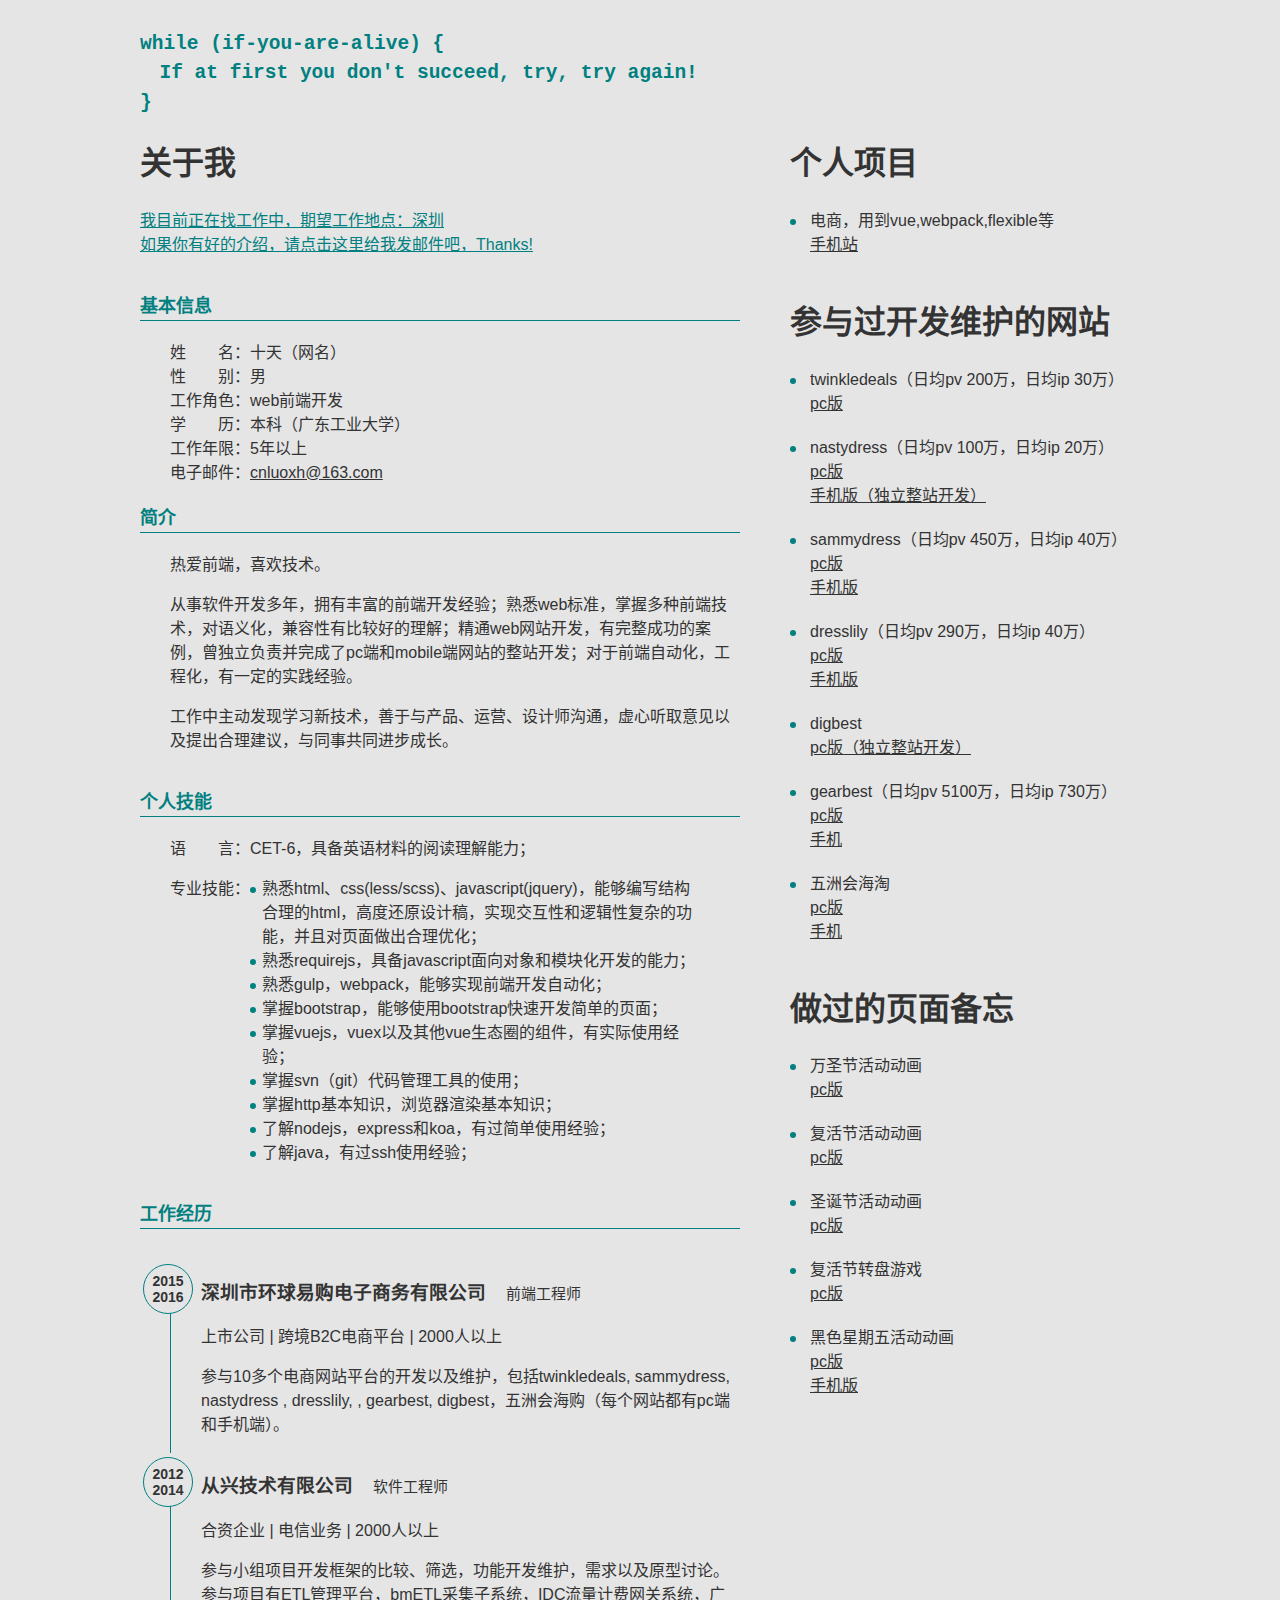
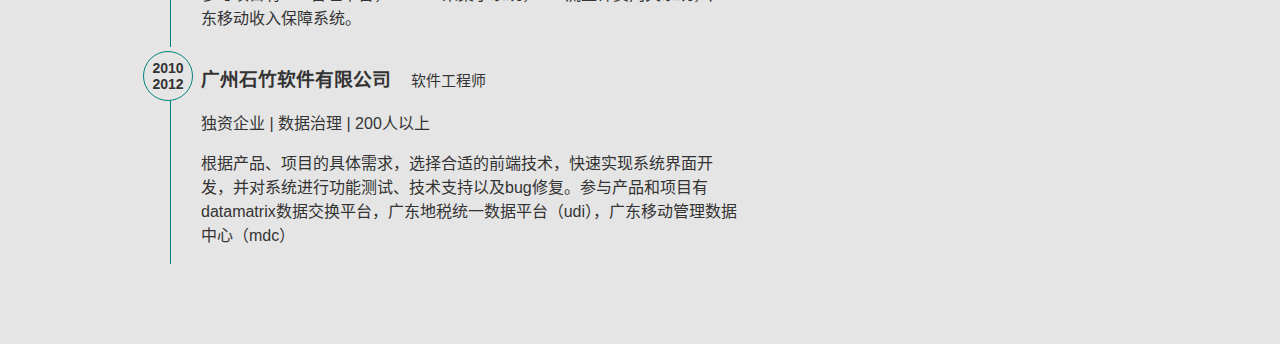
<file: docs/index.html>
<!doctype html>
<html lang="zh-CN">
<head>
  <meta charset="UTF-8">
  <meta name="viewport"
        content="width=device-width, user-scalable=no, initial-scale=1.0, maximum-scale=1.0, minimum-scale=1.0">
  <meta http-equiv="X-UA-Compatible" content="ie=edge">
  <title>十天</title>
  <style>
    html, body, dl, dd, dt, p, ul {margin: 0; padding: 0;}
    body {font: 100%/1.5 Arial, sans-serif; color: #333; background-color: #e5e5e5;}
    h1 {font-size: 2em; margin-top: 0.67em; margin-bottom: 0.67em; font-weight: bold;}
    h3 {font-size: 1.17em; margin-top: 1em; margin-bottom: 1em; font-weight: bold;}
    p {padding-bottom: 1em;}
    ul {list-style: none;}
    a {color: inherit;}
    a:hover {color: #008080;}
    .cf {*zoom: 1;}
    .cf:after {content: " "; display: table; clear: both;}
    .pr {position: relative;}
    .motto {font-size: 150%; font-weight: bold; font-family: monospace; color: #008080;}
    .content {padding: 30px 10px 80px 10px; min-width: 320px; max-width: 1000px; margin: 0 auto;}
    .result {float: left; max-width: 350px;}
    @media screen and (min-width: 1000px) {
      .result {padding-left: 50px;}
    }
    .result > dl {padding-left: 20px; padding-bottom: 20px;}
    .result dt {position: relative;}
    .result dt:before {content: ''; display: inline-block; position: absolute; top: 10px; left: -20px; width: 6px; height: 6px; border-radius: 100%; background-color: #008080;}


    .about-me {float: left; max-width: 600px;}
    .about-me > dl > dt {margin: 20px 0 ; color: #008080; font-size: 18px; font-weight: bold; border-bottom: 1px solid #008080;}
    .about-me > dl > dd {padding-left: 30px;}
    .sr2em {padding-right: 2em;}
    .sl1em {padding-left: 1em;}
    .skill {padding-bottom: 1em;}
    .skill dt, .skill dd {float: left;}
    .skill__cnt {max-width: 450px;}
    .skill__cnt > li {position: relative; padding-left: 12px; }
    .skill__cnt > li:before {content: ''; display: inline-block; position: absolute; top: 10px; left: 0; width: 6px; height: 6px; border-radius: 100%; background-color: #008080;}
    .work-list {margin-top: 50px;}
    .work {padding-left: 30px; border-left: 1px solid #008080;}
    .role {display: inline-block; font-size: 80%; font-weight: normal;}
    .year {position: absolute; top: -15px; left: -58px; box-sizing: border-box; padding-top: 8px; width: 50px; height: 50px; border: 1px solid #008080; border-radius: 100%; background-color: #e5e5e5; font-size: 14px; line-height: 16px; text-align: center;}
    .company {margin-right: 20px;}
    .highlight {color: #008080;}
  </style>
</head>
<body>
  <div class="content cf">
    <div class="motto">
      <div>while (if-you-are-alive) {</div>
      <div class="sl1em">If at first you don't succeed, try, try again!</div>
      <div>}</div>
    </div>
    <div class="about-me">
      <h1>关于我</h1>
      <p class="highlight"><a href="mailto:cnluoxh@163.com">我目前正在找工作中，期望工作地点：深圳<br>如果你有好的介绍，请点击这里给我发邮件吧，Thanks!</a></p>
      <dl>
        <dt>基本信息</dt>
        <dd>
          <ul>
            <li><span class="sr2em">姓</span>名：十天（网名）</li>
            <li><span class="sr2em">性</span>别：男</li>
            <li>工作角色：web前端开发</li>
          </ul>
          <ul>
            <li><span class="sr2em">学</span>历：本科（广东工业大学）</li>
            <li>工作年限：5年以上</li>
            <li>电子邮件：<a href="mailto:cnluoxh@163.com">cnluoxh@163.com</a></li>
          </ul>
        </dd>
        <dt>简介</dt>
        <dd>
          <p>热爱前端，喜欢技术。</p>
          <p>从事软件开发多年，拥有丰富的前端开发经验；熟悉web标准，掌握多种前端技术，对语义化，兼容性有比较好的理解；精通web网站开发，有完整成功的案例，曾独立负责并完成了pc端和mobile端网站的整站开发；对于前端自动化，工程化，有一定的实践经验。</p>
          <p>工作中主动发现学习新技术，善于与产品、运营、设计师沟通，虚心听取意见以及提出合理建议，与同事共同进步成长。</p>
        </dd>
        <dt>个人技能</dt>
        <dd>
          <dl class="skill cf">
            <dt><span class="sr2em">语</span>言：</dt>
            <dd>CET-6，具备英语材料的阅读理解能力；</dd>
          </dl>
          <dl class="skill cf">
            <dt>专业技能：</dt>
            <dd>
              <ul class="skill__cnt">
                <li>熟悉html、css(less/scss)、javascript(jquery)，能够编写结构合理的html，高度还原设计稿，实现交互性和逻辑性复杂的功能，并且对页面做出合理优化；</li>
                <li>熟悉requirejs，具备javascript面向对象和模块化开发的能力；</li>
                <li>熟悉gulp，webpack，能够实现前端开发自动化；</li>
                <li>掌握bootstrap，能够使用bootstrap快速开发简单的页面；</li>
                <li>掌握vuejs，vuex以及其他vue生态圈的组件，有实际使用经验；</li>
                <li>掌握svn（git）代码管理工具的使用；</li>
                <li>掌握http基本知识，浏览器渲染基本知识；</li>
                <li>了解nodejs，express和koa，有过简单使用经验；</li>
                <li>了解java，有过ssh使用经验；</li>
              </ul>
            </dd>
          </dl>
        </dd>
        <dt>工作经历</dt>
        <dd class="work-list">
          <div class="work">
            <h3 class="pr"><span class="year">2015<br>2016</span><span class="company">深圳市环球易购电子商务有限公司</span><span class="role">前端工程师</span></h3>
            <p>上市公司 | 跨境B2C电商平台 | 2000人以上</p>
            <p>参与10多个电商网站平台的开发以及维护，包括twinkledeals, sammydress, nastydress , dresslily, , gearbest, digbest，五洲会海购（每个网站都有pc端和手机端）。</p>
          </div>
          <div class="work">
            <h3 class="pr"><span class="year">2012<br>2014</span><span class="company">从兴技术有限公司</span><span class="role">软件工程师</span></h3>
            <p>合资企业 | 电信业务 | 2000人以上</p>
            <p>参与小组项目开发框架的比较、筛选，功能开发维护，需求以及原型讨论。参与项目有ETL管理平台，bmETL采集子系统，IDC流量计费网关系统，广东移动收入保障系统。</p>
          </div>
          <div class="work">
            <h3 class="pr"><span class="year">2010<br>2012</span><span class="company">广州石竹软件有限公司</span><span class="role">软件工程师</span></h3>
            <p>独资企业 | 数据治理 | 200人以上</p>
            <p>根据产品、项目的具体需求，选择合适的前端技术，快速实现系统界面开发，并对系统进行功能测试、技术支持以及bug修复。参与产品和项目有datamatrix数据交换平台，广东地税统一数据平台（udi），广东移动管理数据中心（mdc）</p>
          </div>
        </dd>
      </dl>
    </div>
    <div class="result">
      <h1>个人项目</h1>
      <dl>
        <dt>电商，用到vue,webpack,flexible等</dt>
        <dd><a href="http://shop.luoxiaohui.com/home">手机站</a></dd>
      </dl>
      <h1>参与过开发维护的网站</h1>
      <dl>
        <dt>twinkledeals（日均pv 200万，日均ip 30万）</dt>
        <dd><a href="http://www.twinkledeals.com/">pc版</a></dd>
      </dl>
      <dl>
        <dt>nastydress（日均pv 100万，日均ip 20万）</dt>
        <dd><a href="http://www.nastydress.com/">pc版</a></dd>
        <dd><a href="http://m.nastydress.com/">手机版（独立整站开发）</a></dd>
      </dl>
      <dl>
        <dt>sammydress（日均pv 450万，日均ip 40万）</dt>
        <dd><a href="http://www.sammydress.com/">pc版</a></dd>
        <dd><a href="http://m.sammydress.com/">手机版</a></dd>
      </dl>
      <dl>
        <dt>dresslily（日均pv 290万，日均ip 40万）</dt>
        <dd><a href="http://www.dresslily.com/">pc版</a></dd>
        <dd><a href="http://m.dresslily.com/">手机版</a></dd>
      </dl>
      <dl>
        <dt>digbest</dt>
        <dd><a href="http://www.digbest.com/">pc版（独立整站开发）</a></dd>
      </dl>
      <dl>
        <dt>gearbest（日均pv 5100万，日均ip 730万）</dt>
        <dd><a href="http://www.gearbest.com/">pc版</a></dd>
        <dd><a href="http://m.gearbest.com/">手机</a></dd>
      </dl>
      <dl>
        <dt>五洲会海淘</dt>
        <dd><a href="http://www.wzhouhui.com/">pc版</a></dd>
        <dd><a href="http://m.wzhouhui.com/">手机</a></dd>
      </dl>
      <h1>做过的页面备忘</h1>
      <dl>
        <dt>万圣节活动动画</dt>
        <dd><a href="http://blog.luoxiaohui.com/example/halloween/halloween.html">pc版</a></dd>
      </dl>
      <dl>
        <dt>复活节活动动画</dt>
        <dd><a href="http://blog.luoxiaohui.com/example/easter/easter.html">pc版</a></dd>
      </dl>
      <dl>
        <dt>圣诞节活动动画</dt>
        <dd><a href="http://blog.luoxiaohui.com/example/christmas/christmas.html">pc版</a></dd>
      </dl>
      <dl>
        <dt>复活节转盘游戏</dt>
        <dd><a href="http://blog.luoxiaohui.com/example/rotate/rotate.html">pc版</a></dd>
      </dl>
      <dl>
        <dt>黑色星期五活动动画</dt>
        <dd><a href="http://blog.luoxiaohui.com/example/blackfriday/web/blackfriday.html">pc版</a></dd>
        <dd><a href="http://blog.luoxiaohui.com/example/blackfriday/mobile/blackfriday.html">手机版</a></dd>
      </dl>
    </div>
  </div>
</body>
</html>
</file>
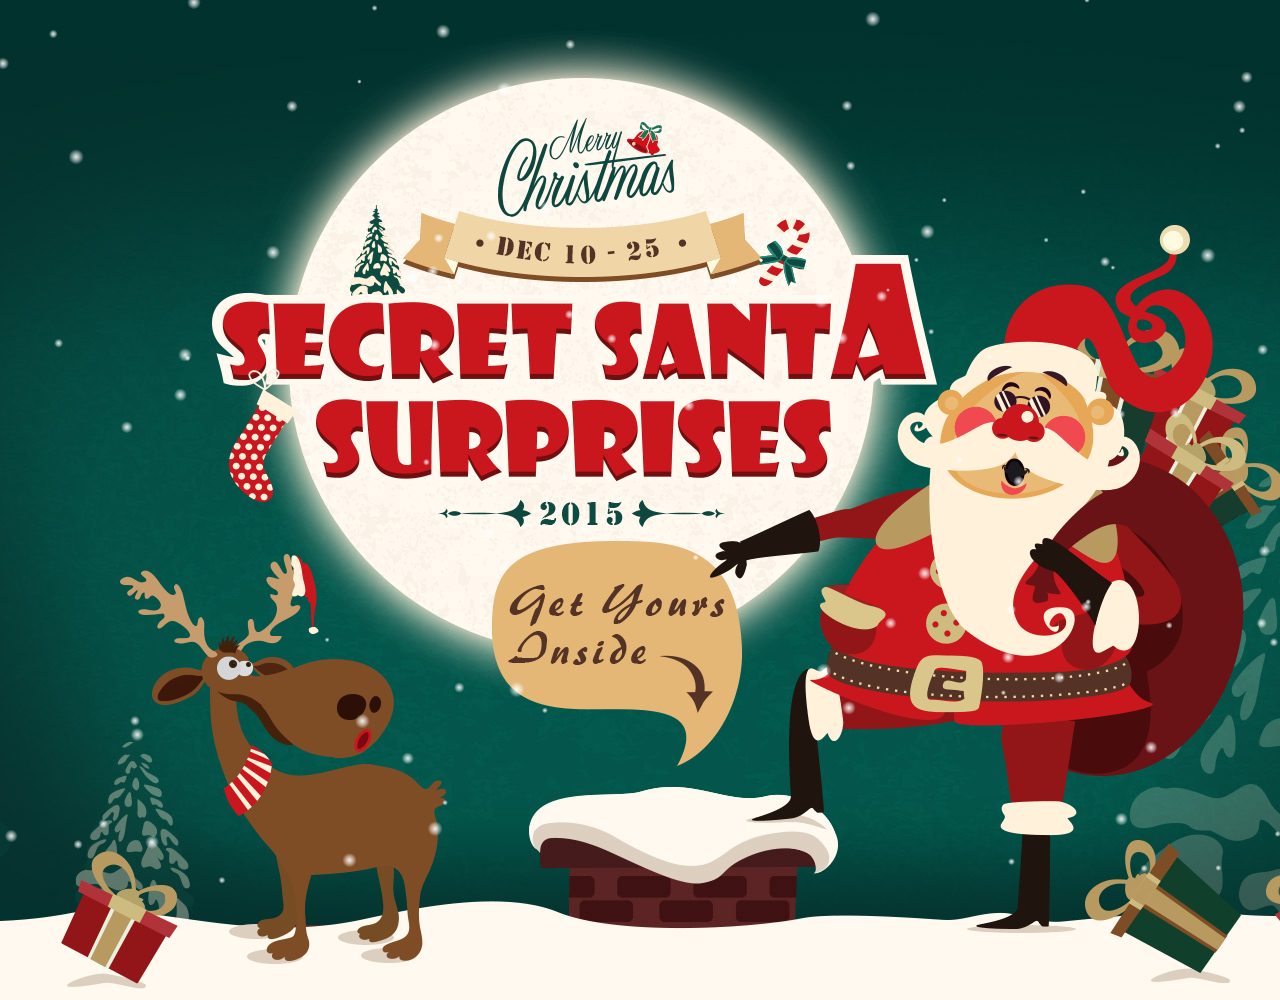
<file: docs/christmas/christmas.html>
<!doctype html>
<html lang="en">
<head>
  <meta charset="UTF-8">
  <meta name="viewport"
        content="width=device-width, user-scalable=no, initial-scale=1.0, maximum-scale=1.0, minimum-scale=1.0">
  <meta http-equiv="X-UA-Compatible" content="ie=edge">
  <title>christmas</title>
  <link rel="stylesheet" href="style.css">
</head>
<body>
<div id="js_stageWrap" class="christmas">
  <section id="js_stage1" class="stage1">
    <div class="reindeer">
      <div class="reindeer-eye"></div>
      <div class="reindeer-nose"></div>
    </div>
    <div class="santa-claus"></div>
    <div id="js_moon" class="content-wrap has-animation" data-animation="animated a-moonUp time1">
      <div class="text"></div>
    </div>
    <div id="js_getIt" class="get-it has-animation" data-animation="animated a-getitUp time2" data-animation1="animated a-getitShake time3 infinite"><i class="arrow has-animation" data-animation="animated infinite a-arrowDown"></i></div>
    <div class="box1 has-animation" data-animation="animated a-drop time4"></div>
    <div class="box2 has-animation" data-animation="animated a-drop time5"></div>
    <div class="box3 has-animation" data-animation="animated a-drop time6"></div>
  </section>
  <section id="js_stage2" class="stage2 none">
    <div class="oven">
      <div class="fire has-animation" data-animation="animated a-fireFlash time2 infinite"></div>
      <div class="sock1 has-animation" data-animation="animated a-sockShake1 time3 infinite"></div>
      <div class="sock2 has-animation" data-animation="animated a-sockShake2 time4 infinite"></div>
      <div class="over-bottom"></div>
    </div>
    <div class="coupon has-animation" data-animation="animated a-coupon time1">
      <div id="js_couponContent" class="content">
        <p id="js_couponDesc" class="coupon-desc"></p>
        <p id="js_couponValue" class="coupon-value"></p>
        <p id="js_couponTips" class="coupon-tips"></p>
      </div>
      <div id="js_couponError" class="error-msg none">
        <p>Sorry,</p>
        <p>you have already participated in this activity today.</p>
        <p>Please try again tomorrow and</p>
        <p>win ANOTHER Mystery Gift!</p>
        {/if}
      </div>
      <a id="js_goshopping" href="#" class="go-shopping">go shopping now ►</a>
      <a href="#" class="coupon-close">x</a>
      <div class="coupon-top"></div>
    </div>
    <dl class="note">
      <dt>Notes:</dt>
      <dd>1. Every Gift is completely random;</dd>
      <dd>2. Each registered member can receive ONE Mystery Gift every day during the promo;</dd>
      <dd>3. Just enter your coupon code or FREE S Points at the Checkout page for an instant discount!</dd>
    </dl>
  </section>
</div>
<script src="../lib/jquery-1.12.4.js"></script>
<script src="../lib/layer/jquery.layer.js"></script>
<script src="../lib/snow.js"></script>
<script src="script.js"></script>
</body>
</html>
</file>
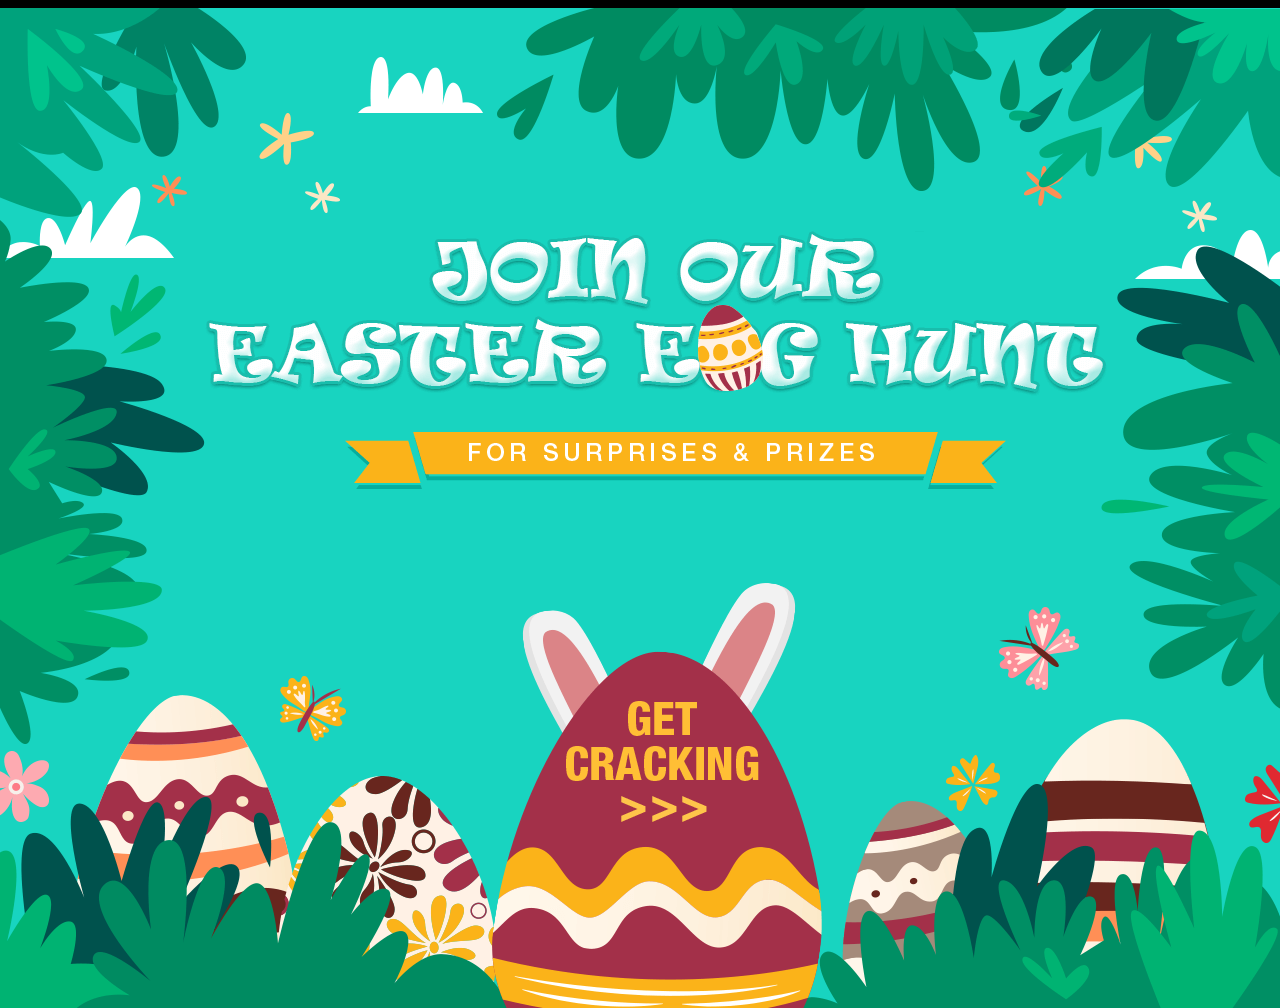
<file: docs/easter/easter.html>
<!doctype html>
<html lang="en">
<head>
  <meta charset="UTF-8">
  <meta name="viewport"
        content="width=device-width, user-scalable=no, initial-scale=1.0, maximum-scale=1.0, minimum-scale=1.0">
  <meta http-equiv="X-UA-Compatible" content="ie=edge">
  <title>easter</title>
  <link rel="stylesheet" href="style.css">
</head>
<body>
  <div class="easter16">
  <section class="stage1" id="js_stage1">
    <div class="title"></div>
    <div class="butterfly1"></div><div class="butterfly2"></div>

    <div class="egg1 none js-has-animation" data-animation="animated eggup time1"></div>
    <div class="egg2 none js-has-animation" data-animation="animated eggup time2"></div>
    <div class="egg3 none js-has-animation" data-animation="animated eggup time3"></div>
    <div class="egg4 none js-has-animation" data-animation="animated eggup time4"></div>
    <div class="egg5 none js-has-animation" data-animation="animated eggup time5"></div>
    <div id="js_lastEgg" class="egg6 none js-has-animation" data-animation="animated eggup time6"></div>

    <div class="leaf1 none js-leaf" data-animation="animated leaf time8"></div>
    <div class="leaf2 none js-leaf" data-animation="animated leaf time9"></div>
    <div class="leaf3 none js-leaf" data-animation="animated leaf time10"></div>
    <div class="leaf4 none js-leaf" data-animation="animated leaf time11"></div>
    <div class="leaf5 none js-leaf" data-animation="animated leaf time12"></div>
    <div class="leaf6 none js-leaf" data-animation="animated leaf time13"></div>
    <div class="leaf7 none js-leaf" data-animation="animated leaf time14"></div>
    <div class="leaf8 none js-leaf" data-animation="animated leaf time15"></div>
    <div class="leaf9 none js-leaf" data-animation="animated leaf time16"></div>
    <div class="leaf10 none js-leaf" data-animation="animated leaf time17"></div>

    <div class="bgtop"></div><div class="bgright"></div><div class="bgbottom"></div><div class="bgleft"></div>
    <div id="js_getIt" class="bigegg none js-has-animation" data-animation="animated bigegg-drop time7" data-animation1="animated bigegg-shake time18"><i class="get"></i></div>
  </section>
  <section class="stage2 none" id="js_stage2">
    <div class="stage-area"></div>
    <div class="curtain-top"></div><div class="curtain-top-right"></div><div class="curtain-top-left"></div><div class="curtain-top-center"></div>
    <div class="curtain-left js-has-animation" data-animation="animated a-curtain-left time1"></div><div class="curtain-right js-has-animation" data-animation="animated a-curtain-right time2"></div>
    <div class="light-left"></div><div class="light-center"></div><div class="light-right"></div>
    <div class="coupon-wrap">
      <div id="js_couponContent">
        <p class="desc" id="js_couponDesc"></p>
        <p class="coupon" id="js_couponValue"></p>
        <p class="tips" id="js_couponTips"></p>
        <a class="link" href="#" id="js_goshopping">GET EGG-NORMOUS SAVINGS ></a>
        <a href="#" class="close"></a>
      </div>
      <div class="err-msg-wrap none" id="js_couponError">
        <span class="err-msg">Sorry,<br>you have already participated in this activity today.<br>Please try again tomorrow and win ANOTHER Mystery Gift!</span>
      </div>
    </div>
    <div class="rabbit"></div>
    <div class="rules-wrap">
      <div class="rules-inner">
        <dl class="rules">
          <dt>Notes:</dt>
          <dd>1. Every Gift is completely random;</dd>
          <dd>2. Each registered member can receive ONE Mystery Gift every day during the promo;</dd>
          <dd>3. Just enter your coupon code or FREE S Points at the Checkout page for an instant discount!</dd>
        </dl>
      </div>
    </div>
  </section>
</div>
  <script src="../lib/jquery-1.12.4.js"></script>
  <script src="../lib/layer/jquery.layer.js"></script>
  <script src="script.js"></script>
</body>
</html>
</file>
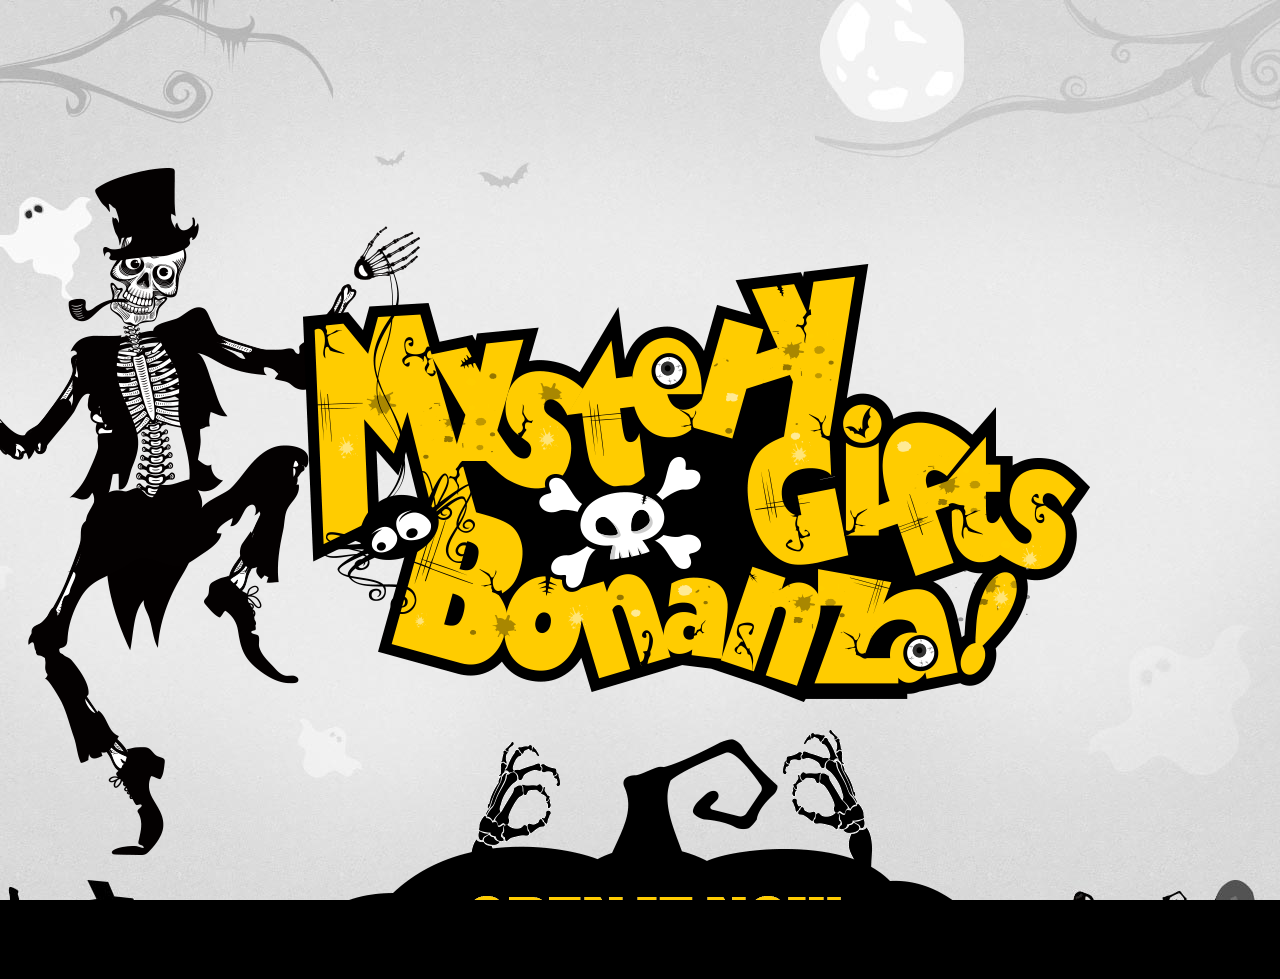
<file: docs/halloween/halloween.html>
<!doctype html>
<html lang="en">
<head>
  <meta charset="UTF-8">
  <meta name="viewport"
        content="width=device-width, user-scalable=no, initial-scale=1.0, maximum-scale=1.0, minimum-scale=1.0">
  <meta http-equiv="X-UA-Compatible" content="ie=edge">
  <title>halloween</title>
  <link rel="stylesheet" href="style.css">
</head>
<body>
  <section id="js_step1" class="step1">
  <div class="step-content">
    <div class="skull js_hasAnimate" data-animate="animated bounceInDown animate-one"></div>
    <div class="plogo js_hasAnimate" data-animate="animated flipInX animate-two"></div>
    <div class="other other1 js_hasAnimate" data-animate="animated shot animate-three"></div>
    <div class="other other2 js_hasAnimate" data-animate="animated shot animate-three"></div>
    <div class="other other3 js_hasAnimate" data-animate="animated shot animate-three"></div>
    <div class="other other4 js_hasAnimate" data-animate="animated shot animate-three"></div>
    <div class="other other5 js_hasAnimate" data-animate="animated shot animate-three"></div>
    <div class="other other6 js_hasAnimate" data-animate="animated shot animate-three"></div>
    <div class="other other7 js_hasAnimate" data-animate="animated shot animate-three"></div>
    <div class="other other8 js_hasAnimate" data-animate="animated shot animate-three"></div>
    <div class="other other9 js_hasAnimate" data-animate="animated shot animate-three"></div>
    <div class="other other10 js_hasAnimate" data-animate="animated shot animate-three"></div>
    <div class="other other11 js_hasAnimate" data-animate="animated shot animate-three"></div>
    <div class="other other12 js_hasAnimate" data-animate="animated shot animate-three"></div>
    <div class="big-spider js_hasAnimate" data-animate="animated drop animate-four"></div>
    <div class="open-it-wrap js_hasAnimate" data-animate="animated slideInUp animate-five" data-animate-two="animated pumpkin-open infinite long">
      <a id="js_openit" class="pumpkin" href="javascript:;" title="open it now">
        <div class="open-it"></div>
        <div class="open-it-yellow animated flash infinite"></div>
      </a>
      <div class="left-hand"></div>
      <div class="right-hand"></div>
    </div>
  </div>
</section>
  <section id="js_step2" class="step2 none">
  <div class="step-content">
    <div class="gift-wrap js_hasAnimate" data-animate="animated shot animate-three">
      <div id="js_gift" class="gift">
        <p id="js_giftDesc" class="gift-desc"></p>
        <p id="js_giftValue" class="gift-value"></p>
        <p id="js_otherTips" class="other-tips"></p>
      </div>
      <div id="js_giftError" class="gift-error none">
        <p>Sorry,</p>
        <p>you have participated in this activity today,</p>
        <p>Please come back tomorrow and win ANOTHER Mystery Gift!</p>
      </div>
      <a class="sales-link" href="#">The Sale YOU Need to See ►</a>
      <a id="js_close" href="javascript:;" class="close"></a>
      <div class="hat"></div>
      <div class="cat"></div>
    </div>
    <div class="rules">
      <h3 class="js_hasAnimate" data-animate="animated lightSpeedIn animate-four">Notes:</h3>
      <ul>
        <li class="js_hasAnimate" data-animate="animated lightSpeedIn animate-five">1. Every Gift is completely random;</li>
        <li class="js_hasAnimate" data-animate="animated lightSpeedIn animate-six">2. Each registered member can gain ONE Mystery Gift every day;</li>
        <li class="js_hasAnimate" data-animate="animated lightSpeedIn animate-seven">3. Just enter your coupon code or FREE Z Points at the Checkout page for an instant discount!</li>
      </ul>
    </div>
    <div class="big-pumpkin">
      <div class="big-pumpkin-white animated flash infinite"></div>
    </div>
    <div id="js_cap" class="big-pumpkin-cap js_hasAnimate" data-animate="animated rotateOutUpRight animate-two long"></div>
    <div class="spider"></div>
    <div class="owl"></div>
    <div class="big-bat"></div>
  </div>
</section>
  <script src="../lib/jquery-1.12.4.js"></script>
  <script src="../lib/layer/jquery.layer.js"></script>
  <script src="script.js"></script>
</body>
</html>
</file>
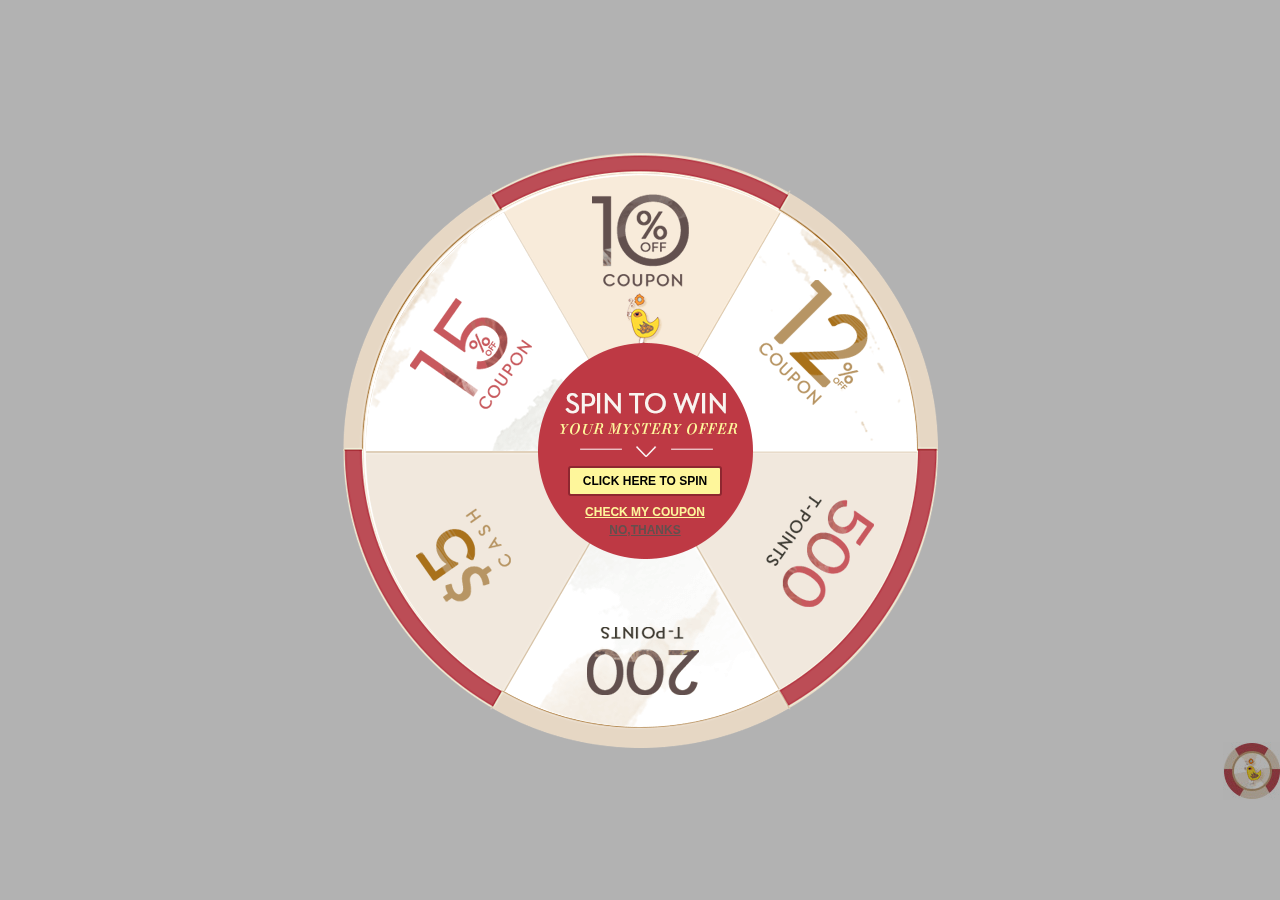
<file: docs/rotate/rotate.html>
<!doctype html>
<html lang="en">
<head>
  <meta charset="UTF-8">
  <meta name="viewport"
        content="width=device-width, user-scalable=no, initial-scale=1.0, maximum-scale=1.0, minimum-scale=1.0">
  <meta http-equiv="X-UA-Compatible" content="ie=edge">
  <title>转盘游戏</title>
  <style>
    html, body, p, h3 {margin: 0; padding: 0;}
    body {font: 100%/1 Arial, sans-serif;}
    .close-game:hover {color:#fef69b !important;}
  </style>
</head>
<body>
  <script src="../lib/jquery-1.12.4.js"></script>
  <script src="../lib/jQueryRotate.min.js"></script>
  <script>
    ({
        // 入口html
        enterHTML: '<div style="position:fixed;z-index:400;right:0;bottom:100px;width:57px;height:58px;cursor:pointer;"><img src="images/plate_entry.gif" width="57" height="58"></div>',
        // 转盘html
        gameHTML: '<div id="js_gameMask" style="display:none;position:fixed;z-index:401;top:0;bottom:0;left:0;right:0;background-color:#000;opacity:.3;filter:alpha(opacity=30);"></div><div id="js_gameLayer" style="display:none;position:fixed;z-index:402;top:50%;margin-top:-297px;left:50%;margin-left:-297px;width:595px;height:595px;background:url(images/plateouter.png) no-repeat;"><img id="js_rotateEl" src="images/plateinner.png" style="margin-left:20px;margin-top:20px;width:554px;height:554px;"><div style="position:absolute;top:50%;margin-top:-158px;left:50%;margin-left:-103px;width:215px;height:266px;background:url(images/spin.png) no-repeat;font-weight:bold;font-size:12px;text-align:center;"><a id="js_spin" style="display:block;margin:0 auto;margin-top:173px;border:2px solid #8e2730;width:150px;height:26px;line-height:26px;color:#000;background-color:#fef69b;border-radius:3px;text-decoration:none;" href="javascript:;">CLICK HERE TO SPIN</a><a style="display:block;margin:0 auto;margin-top:10px;color:#fef69b;" href="#">CHECK MY COUPON</a><a id="js_closeGame" class="close-game" style="display:block;margin:0 auto;margin-top:6px;color:#62504e;" href="javascript:;">NO,THANKS</a></div></div>',
        // 奖品html
        popHTML: '<div id="js_resultMask" style="display:none;position:fixed;z-index:403;top:0;bottom:0;left:0;right:0;background-color:#000;opacity:.3;filter:alpha(opacity=30);"></div><div id="js_result" style="position:fixed;z-index:404;top:50%;margin-top:-183px;left:50%;margin-left:-291px;width:582px;height:365px;text-align:center;line-height:1;color:#333;background:#fff url(images/popbg.jpg) no-repeat;);"><div id="js_resultCnt"></div><a href="#" target="_blank" style="display:inline-block;margin-top:30px;width:206px;height:44px;line-height:44px;font-size:14px;color:#fff;background-color:#be3944;text-decoration:none;">GO SHOPPING NOW ></a><a id="js_closeResult" href="javascript:;"style="position:absolute;top:-10px;right:-10px;width:34px;height:34px;background:url(images/close.png) no-repeat;"></a></div>',
        coupons: {
          // 奖品编号: 角度
          0: 0, // 10%
          1: 60, // 15%
          2: 120, // $5
          3: 180, // 200T
          4: 240, // 500T
          5: 300	// 12%
        },
        // 初始化，cookie不存在自动弹出
        init: function() {
          this.initEnter();
          this.openGame();
        },
        // 初始化入口
        initEnter: function() {
          var self = this;
          $(this.enterHTML).appendTo("body")
            .on("click", function() {
              self.openGame();
            });

          return this;
        },
        // 打开转盘游戏
        openGame: function() {
          var self = this;
          if (!this.gameLayer) {
            $(this.gameHTML).appendTo("body");
            this.gameLayer = $("#js_gameLayer");
            this.gameMask = $("#js_gameMask");
            this.rotateEl = $("#js_rotateEl");

            $("#js_gameMask, #js_closeGame").on("click", function() {
              self.gameLayer.hide();
              self.gameMask.hide();
            });

            $("#js_spin").on("click", function() {
              if (self.isProcessing !== true) {
                self.isProcessing = true;
                self.requireCoupon();
              }
            });
          }

          this.gameLayer.show();
          this.gameMask.show();

          return this;
        },
        // 发请求，抽奖
        requireCoupon: function() {

          var timestamp=new Date().getTime();

          var self = this;
          $.ajax({
            url: "data/data.json?t="+timestamp,
            type: "GET",
            dataType: "json"
          }).done(function(json) {
            self.isProcessing = false;
            if (json.status == 1) {
              if (/MSIE 6|MSIE 7|MSIE 8/.test(navigator.userAgent)) {
                self.openResultWin(json);
              } else {
                self.rotateFunc(json);
              }
            } else if (json.status == 2) {
              self.openResultWin(json);
            } else {
              alert({msg: json.msg});
            }
          }).fail(function() {
            self.isProcessing = false;
            alert({msg: "please try again"});
          });
        },
        // 转动转盘到对应奖品
        rotateFunc: function(json) {
          var self = this;
          this.rotateEl.rotate({
            angle: 0,
            duration: 5000,
            animateTo: this.coupons[json.type] + 1440,
            callback: function(){
              self.openResultWin(json);
            }
          });
        },
        // 打开奖品窗口
        openResultWin: function(json) {
          var self = this;
          if (!this.resultWin) {
            $(this.popHTML).appendTo("body");
            this.resultMask = $("#js_resultMask");
            this.resultWin = $("#js_result");
            this.resultCnt = $("#js_resultCnt");

            $("#js_closeResult").on("click", function() {
              self.resultWin.hide();
              self.resultMask.hide();
            });
          }

          this.resultCnt.html(this.getResultHTML(json));

          this.resultWin.show();
          this.resultMask.show();
        },
        // 拼接奖品html
        getResultHTML: function (json) {
          var html = "";
          if (json.status === 1) {
            html += '<h3 style="padding-top:60px;font-size:40px;">CONGRATULATIONS!</h3>';
            if (json.desc) {
              html += '<p style="padding-top:25px;font-size:30px;">' + json.desc + '</p>';
            }
            if (json.coupon) {
              if (json.type === 3 || json.type === 4) {
                html += '<p style="padding-top:30px;font-size:50px;color:#be3944;">' + json.coupon + '</p>';
              } else {
                html += '<p style="padding-top:10px;font-size:50px;color:#be3944;">' + json.coupon + '</p>';
              }
            }
            if (json.tips) {
              if (json.type === 3 || json.type === 4) {
                html += '<p style="padding-top:25px;font-size:20px;">' + json.tips + '</p>';
              } else {
                html += '<p style="padding-top:10px;font-size:16px;">' + json.tips + '</p>';
              }
            }
          } else if (json.status == 2) {
            html = '<h3 style="padding-top:95px;font-size:40px;">SORRY</h3><p style="padding-top:10px;font-size:20px;line-height:30px;">You Have Already Used Your Chance Today!<br>Please Come Back Tomorrow!</p>';
          }

          return html;
        }
      }).init();
  </script>
</body>
</html>
</file>
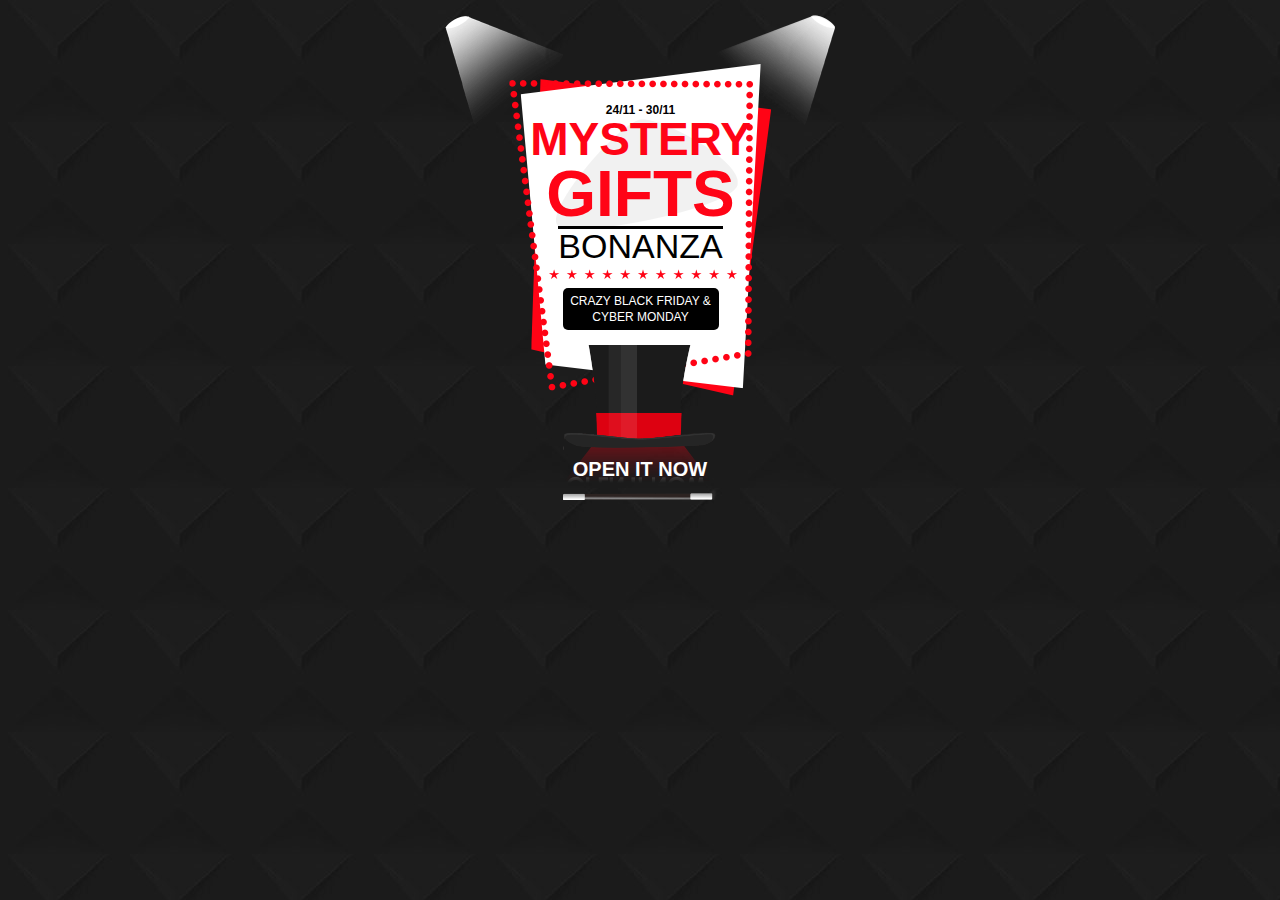
<file: docs/blackfriday/mobile/blackfriday.html>
<!doctype html>
<html lang="en">
<head>
    <meta charset="UTF-8">
    <meta name="viewport"
          content="width=device-width, user-scalable=no, initial-scale=1.0, maximum-scale=1.0, minimum-scale=1.0">
    <meta http-equiv="X-UA-Compatible" content="ie=edge">
    <title>blackfriday</title>
    <link rel="stylesheet" href="style.css">
</head>
<body>
    <div id="page">
        <div class="bf-stage">
            <section class="stage-one" id="js_stageOne">
                <div class="light1 bgCover"></div>
                <div class="light2 bgCover"></div>
                <div class="text-wrap">
                    <div class="red-rect bgCover"></div>
                    <div class="white-rect bgCover"></div>
                    <div class="red-dot-rect bgCover"></div>
                    <div id="js_text" class="text">
                        <p class="promotion-date">24/11 - 30/11</p>
                        <p class="promotion-title1">MYSTERY</p>
                        <p class="promotion-title2">GIFTS</p>
                        <p class="promotion-title3">BONANZA</p>
                        <p class="promotion-title4 bc">CRAZY BLACK FRIDAY & CYBER MONDAY</p>
                    </div>
                </div>
                <div class="hat bgCover" id="js_openIt" data-animation="animated wobble stage1-time1"><p id="js_openItText" class="open-it-text has-animation" data-animation="animated flash stage1-time1" >OPEN IT NOW</p></div>
            </section>
            <section class="stage-two none" id="js_stageTwo">
                <div class="coupon-box bc has-animation" data-animation="animated shot stage2-time1">
                    <div id="js_coupon" class="none">
                        <h3 class="title bgCover bc">YOU'RE SOOOO LUCKY</h3>
                        <p id="js_couponDesc" class="desc"></p>
                        <p id="js_couponValue" class="value"></p>
                        <p id="js_couponTips" class="tips"></p>
                    </div>
                    <div id="js_couponError" class="error-text none">
                        <p>Sorry,</p>
                        <p>you have participated in this activity today,</p>
                        <p>Please come back tomorrow and</p>
                        <p>win ANOTHER Surprise Gift!</p>
                    </div>
                    <a class="go-shop" href="#">Go Shopping Now<i></i></a>
                    <i class="close" id="js_closeCouponBox">x</i>
                </div>
                <div class="hat-opened bgCover bc"></div>
                <dl class="rules bc">
                    <dt>Notes:</dt>
                    <dd>1. Every Gift is completely random;</dd>
                    <dd>2. Each registered member can gain ONE Mystery Gift every day;</dd>
                    <dd>3. Just enter your coupon code or FREE Z Points at the Checkout page for an instant discount!</dd>
                </dl>
                <div class="firework bgCover has-animation" data-animation="animated zoomIn stage2-time2"></div>
            </section>
        </div>
    </div><!-- #page -->
    <script src="../../lib/jquery-1.12.4.js"></script>
    <script src="../../lib/layer/jquery.layer.js"></script>
    <script src="script.js"></script>
</body>
</html>
</file>
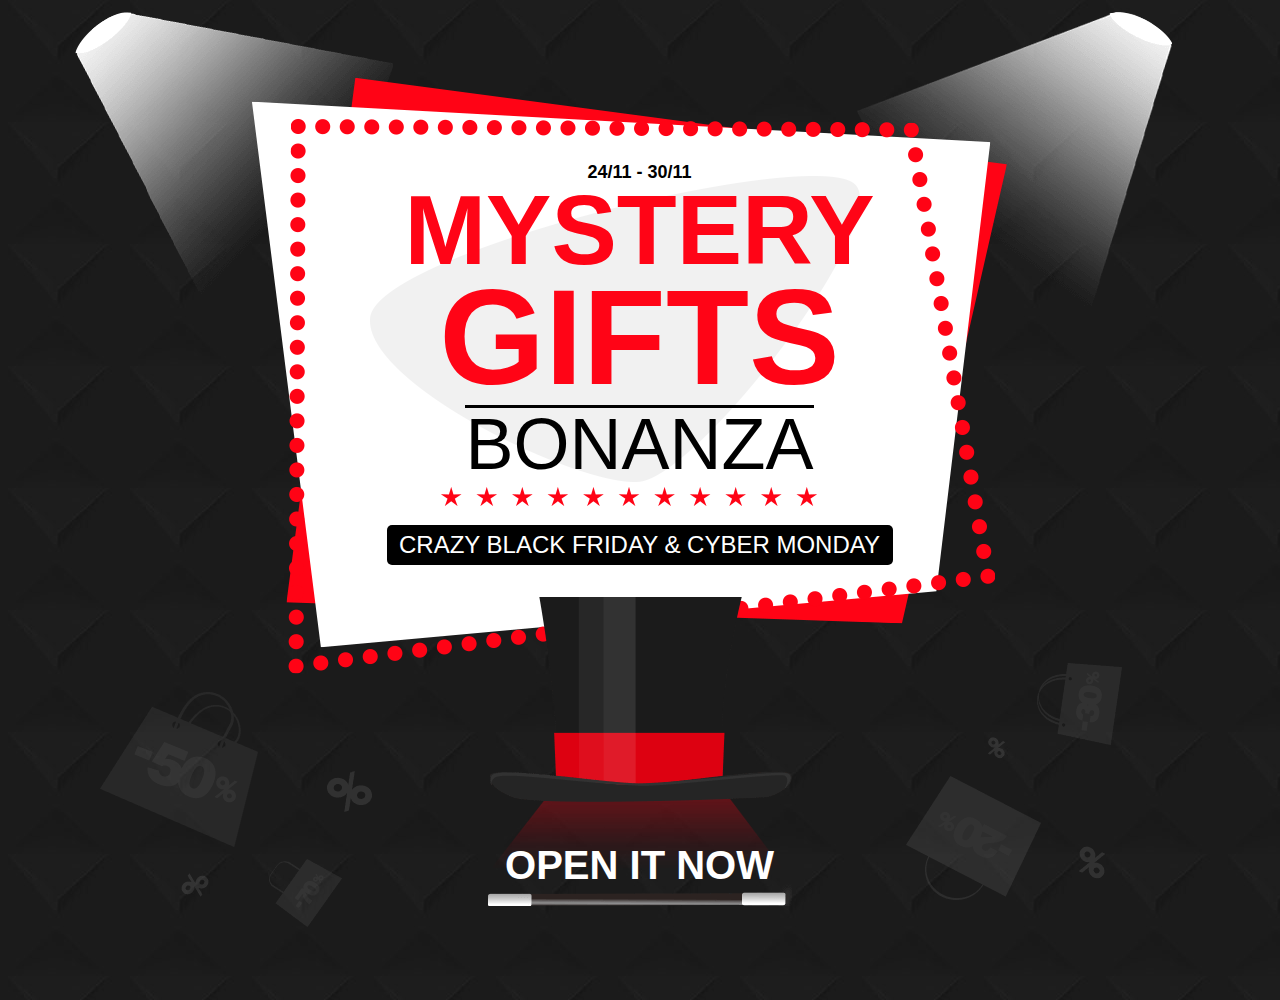
<file: docs/blackfriday/web/blackfriday.html>
<!doctype html>
<html lang="en">
<head>
  <meta charset="UTF-8">
  <meta name="viewport"
        content="width=device-width, user-scalable=no, initial-scale=1.0, maximum-scale=1.0, minimum-scale=1.0">
  <meta http-equiv="X-UA-Compatible" content="ie=edge">
  <title>blackfriday</title>
  <link rel="stylesheet" href="style.css">
</head>
<body>
<div class="bf-stage">
  <section class="stage-one" id="js_stageOne">
    <div class="light1"></div>
    <div class="light2"></div>
    <div class="text-wrap">
      <div class="red-rect has-animation"
           data-animation="animated rollInLeft stage1-time1"></div>
      <div class="white-rect has-animation"
           data-animation="animated rollInRight stage1-time2"></div>
      <div class="red-dot-rect has-animation"
           data-animation="animated rollInLeft stage1-time3"></div>
      <div id="js_text" class="text has-animation"
           data-animation="animated zoomIn stage1-time4">
        <p class="promotion-date">24/11 - 30/11</p>
        <p class="promotion-title1">MYSTERY</p>
        <p class="promotion-title2">GIFTS</p>
        <p class="promotion-title3">BONANZA</p>
        <p class="promotion-title4 bc">CRAZY BLACK FRIDAY & CYBER MONDAY</p>
      </div>
    </div>
    <div class="hat has-animation" id="js_openIt"
         data-animation="animated drop stage1-time5"
         data-animation2="animated wobble stage1-time7"><p id="js_openItText"
                                                           class="open-it-text has-animation"
                                                           data-animation="animated zoomInDown stage1-time6"
                                                           data-animation2="animated flash stage1-time7">
      OPEN IT NOW</p></div>
  </section>
  <section class="stage-two none" id="js_stageTwo">
    <div class="coupon-box bc has-animation"
         data-animation="animated shot stage2-time1">
      <div id="js_coupon" class="none">
        <h3 class="title bc">YOU'RE SOOOO LUCKY</h3>
        <p id="js_couponDesc" class="desc"></p>
        <p id="js_couponValue" class="value"></p>
        <p id="js_couponTips" class="tips"></p>
      </div>
      <div id="js_couponError" class="error-text none">
        <p>Sorry, you have participated in this activity today,</p>
        <p>Please come back tomorrow and</p>
        <p>win ANOTHER Surprise Gift!</p>
      </div>
      <a class="go-shop" href="#">Go Shopping Now<i></i></a>
      <i class="close" id="js_closeCouponBox">x</i>
    </div>
    <div class="hat-opened bc"></div>
    <dl class="rules bc">
      <dt>Notes:</dt>
      <dd>1. Every Gift is completely random;</dd>
      <dd>2. Each registered member can gain ONE Mystery Gift every day;</dd>
      <dd>3. Just enter your coupon code or FREE Z Points at the Checkout page
        for an instant discount!
      </dd>
    </dl>
    <div class="firework has-animation"
         data-animation="animated zoomIn stage2-time2"></div>
  </section>
</div>
<script src="../../lib/jquery-1.12.4.js"></script>
<script src="../../lib/layer/jquery.layer.js"></script>
<script src="script.js"></script>
</body>
</html>
</file>
<file: docs/christmas/style.css>
html, body {padding: 0; margin: 0; font: 100%/1.5 Helvetica, sans-serif; color: #333;}


.christmas {position: relative/* fixed ie7 bug */; height: 1000px; overflow: hidden;}
.christmas > .stage1 {position: relative; overflow: hidden; height: 100%; background: url(images/stage1bg.jpg) center top no-repeat;}
.stage1 > .reindeer {z-index: 1; position: absolute; bottom: 36px; left: 50%; margin-left: -520px; width: 326px; height: 410px; background: url(images/reindeer.png) no-repeat;}
.stage1 > .reindeer > .reindeer-eye {position: absolute; top: 82px; left: 25px; width: 192px; height: 116px; background: url(images/eye.gif) no-repeat;}
.stage1 > .reindeer > .reindeer-nose {position: absolute; top: 136px; right: 40px; width: 72px; height: 50px; background: url(images/nose.gif) no-repeat;}
.stage1 > .santa-claus {z-index: 2; position: absolute; bottom: 65px; left: 50%; margin-left: 70px; width: 574px; height: 710px; background: url(images/santa_claus.png) no-repeat;}

.stage1 > .content-wrap {margin: 0 auto; margin-top: 30px; width: 1016px; height: 674px; background: url(images/moon.png) 106px 0 no-repeat; overflow: hidden;}
.stage1 > .content-wrap > .text {margin-top: 88px; width: 1016px; height: 448px; background-repeat: no-repeat;}
.stage1 > .get-it {position: absolute; bottom: 234px; left: 50%; margin-left: -148px; width: 250px; height: 225px; background-repeat: no-repeat; cursor: pointer;}
.stage1 > .get-it > .arrow {display: inline-block; margin-left: 168px; margin-top: 114px; width: 53px; height: 58px; background: url(images/arrow.png) no-repeat;}
.stage1 > .box1 {position:absolute; bottom: 11px; left: 50%; width: 117px; height: 138px; margin-left: -579px; background: url(images/box1.png) no-repeat;}
.stage1 > .box2 {position:absolute; bottom: 17px; left: 50%; width: 156px; height: 143px; margin-left: 445px; background: url(images/box2.png) no-repeat;}
.stage1 > .box3 {position:absolute; bottom: 34px; left: 50%; width: 115px; height: 109px; margin-left: 626px; background: url(images/box3.png) no-repeat;}

/* 多语言 */
.christmas > .stage1 .text {background-image: url(images/en/text.png)}
.christmas > .stage1 > .get-it {background-image: url(images/en/getit.png)}
.christmas > .stage2 {position: relative; overflow: hidden; height: 100%; background: url(images/stage2bg.jpg) center top no-repeat;}
.stage2 > .oven {position: relative; margin: 0 auto; margin-top: 490px; width: 720px; height: 388px; background: url(images/oven_top.png) no-repeat;}
.stage2 > .oven > .fire {position: absolute; left: 282px; top: 200px; width: 140px; height: 153px; background: url(images/fire.png) no-repeat;}
.stage2 > .oven > .sock1 {position: absolute; left: 152px; top: 32px; width: 70px; height: 115px; background: url(images/sock1.png) no-repeat;}
.stage2 > .oven > .sock2 {position: absolute; right: 110px; top: 50px; width: 49px; height: 102px; background: url(images/sock2.png) no-repeat;}
.stage2 > .oven > .over-bottom {position: absolute; bottom: 0; left: 0; width: 100%; height: 65px; background: url(images/oven_bottom.png) no-repeat;}

.stage2 > .coupon {position: absolute; top: 214px; left: 50%; margin-left: -298px; width: 596px; height: 384px; line-height: 1; background: url(images/couponbg.png) no-repeat;}
.stage2 > .coupon > .coupon-top {position: absolute; top: -98px; left: 50%; margin-left: -177px; width: 353px; height: 142px; background: url(images/coupon_top.png) no-repeat;}
.stage2 > .coupon > .coupon-close {display: block; position: absolute; top: 25px; right: 15px; width: 20px; height: 20px; font: bold 14px/20px monospace; background-color: #d7b482; color: #6b4923; text-align: center; text-decoration: none; border-radius: 50%;}

.stage2 > .coupon > .go-shopping {display: block; position: absolute; top: 220px; left: 200px; width: 190px; height: 28px; line-height: 28px; font-size: 14px; color: #472604; background-color: #d7b482; text-align: center; text-decoration: none;}

.stage2 > .coupon > .error-msg {width: 596px; padding-top: 70px; height: 205px; font-size: 16px; color: #fff1da; background: url(images/coupon_mask.png) no-repeat; text-align: center; line-height: 1.5;}

.stage2 > .coupon > .content {text-align: center;}
.coupon > .content > .coupon-desc {padding-top: 65px; font-size: 28px; color: #e4c394;}
.coupon > .content > .coupon-value {padding-top: 16px; font-weight: bold; font-size: 46px; color: #fff9f0;}
.coupon > .content > .coupon-tips {padding-top: 16px; font-size: 22px; color: #e4c394;}

.stage2 > .note {margin: 0 auto; margin-top: 8px; width: 610px; color: #a56263; font-size: 13px; line-height: 1.25;}

/* 动画 { */
.animated {-webkit-animation-duration: 1s; animation-duration: 1s; -webkit-animation-fill-mode: both; animation-fill-mode: both; }

.animated.infinite {-webkit-animation-iteration-count: infinite; animation-iteration-count: infinite; }

@-webkit-keyframes arrowDown {
    from {-webkit-transform: translate3d(0, 0, 0) rotate3d(0, 0, 1, -10deg); transform: translate3d(0, 0, 0) rotate3d(0, 0, 1, -10deg); opacity: 0;}

    to {-webkit-transform: translate3d(8px, 24px, 0) rotate3d(0, 0, 1, 20deg); transform: translate3d(8px, 24px, 0) rotate3d(0, 0, 1, 20deg); opacity: 1;}
}
@keyframes arrowDown {
    from {-webkit-transform: translate3d(0, 0, 0) rotate3d(0, 0, 1, -10deg); transform: translate3d(0, 0, 0) rotate3d(0, 0, 1, -10deg); opacity: 0; }

    to {-webkit-transform: translate3d(8px, 24px, 0) rotate3d(0, 0, 1, 20deg); transform: translate3d(8px, 24px, 0) rotate3d(0, 0, 1, 20deg); opacity: 1; }
}
.animated.a-arrowDown {animation-name: arrowDown;}

@-webkit-keyframes moonUp {
    from {-webkit-transform: translate3d(0, 100%, 0); transform: translate3d(0, 100%, 0); opacity: 0;}

    to {-webkit-transform: translate3d(0, 0, 0); transform: translate3d(0, 0, 0); opacity: 1; }
}
@keyframes moonUp {
    from {-webkit-transform: translate3d(0, 100%, 0); transform: translate3d(0, 100%, 0); opacity: 0; }

    to {-webkit-transform: translate3d(0, 0, 0); transform: translate3d(0, 0, 0); opacity: 1; }
}
.animated.a-moonUp {-webkit-animation-name: moonUp; animation-name: moonUp; }

@keyframes drop {
    from {-webkit-transform: translateY(-300%); transform: translateY(-300%); opacity: 0;}
    5% {opacity: 1;}
    50% {-webkit-transform: translateY(0); transform: translateY(0);}
    60% {-webkit-transform: translateY(-10%); transform: translateY(-10%);}
    70% {-webkit-transform: translateY(0); transform: translateY(0);}
    80% {-webkit-transform: translateY(-5%); transform: translateY(-5%);}
    90% {-webkit-transform: translateY(0); transform: translateY(0);}
    95% {-webkit-transform: translateY(-2%); transform: translateY(-2%);}
    to {-webkit-transform: translateY(0); transform: translateY(0);}
}
@-webkit-keyframes drop {
    from {-webkit-transform: translateY(-300%); transform: translateY(-300%); opacity: 0;}
    5% {opacity: 1;}
    50% {-webkit-transform: translateY(0); transform: translateY(0);}
    60% {-webkit-transform: translateY(-10%); transform: translateY(-10%);}
    70% {-webkit-transform: translateY(0); transform: translateY(0);}
    80% {-webkit-transform: translateY(-5%); transform: translateY(-5%);}
    90% {-webkit-transform: translateY(0); transform: translateY(0);}
    95% {-webkit-transform: translateY(-2%); transform: translateY(-2%);}
    to {-webkit-transform: translateY(0); transform: translateY(0);}
}
.animated.a-drop {-webkit-animation-name: drop; animation-name: drop;}

@-webkit-keyframes getitUp {
    from {-webkit-transform: translate3d(0, 200px, 0) scale3d(0, 0, 1); transform: translate3d(0, 200px, 0) scale3d(0, 0, 1);}
    to {-webkit-transform: translate3d(0, 0, 0) scale3d(1, 1, 1); transform: translate3d(0, 0, 0) scale3d(1, 1, 1);}
}
@keyframes getitUp {
    from {-webkit-transform: translate3d(0, 200px, 0) scale3d(0, 0, 1); transform: translate3d(0, 200px, 0) scale3d(0, 0, 1);}
    to {-webkit-transform: translate3d(0, 0, 0) scale3d(1, 1, 1); transform: translate3d(0, 0, 0) scale3d(1, 1, 1);}
}
.animated.a-getitUp {-webkit-animation-name: getitUp; animation-name: getitUp;}

@-webkit-keyframes getitShake {
    from, to {-webkit-transform: translate3d(0, 0, 0); transform: translate3d(0, 0, 0); }

    10%, 30%, 50%, 70%, 90% {-webkit-transform: translate3d(-10px, 0, 0); transform: translate3d(-10px, 0, 0); }

    20%, 40%, 60%, 80% {-webkit-transform: translate3d(10px, 0, 0); transform: translate3d(10px, 0, 0); }
}

@keyframes getitShake {
    from, to {-webkit-transform: translate3d(0, 0, 0); transform: translate3d(0, 0, 0); }

    10%, 30%, 50%, 70%, 90% {-webkit-transform: translate3d(-10px, 0, 0); transform: translate3d(-10px, 0, 0); }

    20%, 40%, 60%, 80% {-webkit-transform: translate3d(10px, 0, 0); transform: translate3d(10px, 0, 0); }
}

.animated.a-getitShake {
    -webkit-animation-name: getitShake;
    animation-name: getitShake;
}

@-webkit-keyframes fireFlash {
    from, 50%, to {opacity: 1; }

    25%, 75% {opacity: 0; }
}
@keyframes fireFlash {
    from, 50%, to {opacity: .5; }

    25%, 75% {opacity: 1; }
}
.animated.a-fireFlash {-webkit-animation-name: fireFlash; animation-name: fireFlash; }


@-webkit-keyframes sockShake1 {
    0%, 80% {-webkit-transform: rotate3D(0, 0, 1, 10deg); transform: rotate3D(0, 0, 1, 10deg); }
    40% {-webkit-transform: rotate3D(0, 0, 1, -10deg); transform: rotate3D(0, 0, 1, -10deg); }
    100% {-webkit-transform: rotate3D(0, 0, 1, 10deg); transform: rotate3D(0, 0, 1, 10deg);}
}
@keyframes sockShake1 {
    0%, 80% {-webkit-transform: rotate3D(0, 0, 1, 10deg); transform: rotate3D(0, 0, 1, 10deg); }
    40% {-webkit-transform: rotate3D(0, 0, 1, -10deg); transform: rotate3D(0, 0, 1, -10deg); }
    100% {-webkit-transform: rotate3D(0, 0, 1, 10deg); transform: rotate3D(0, 0, 1, 10deg);}
}

.animated.a-sockShake1 {-webkit-animation-name: sockShake1; animation-name: sockShake1; animation-direction: alternate;}

@-webkit-keyframes sockShake2 {
    20% {-webkit-transform: rotate3D(0, 0, 1, 10deg); transform: rotate3D(0, 0, 1, 10deg); }
    60% {-webkit-transform: rotate3D(0, 0, 1, -10deg); transform: rotate3D(0, 0, 1, -10deg); }
    100% {-webkit-transform: rotate3D(0, 0, 1, -10deg); transform: rotate3D(0, 0, 1, -10deg); }
}
@keyframes sockShake2 {
    0% {-webkit-transform: rotate3D(0, 0, 1, 10deg); transform: rotate3D(0, 0, 1, 10deg); }
    40% {-webkit-transform: rotate3D(0, 0, 1, -10deg); transform: rotate3D(0, 0, 1, -10deg); }
    100% {-webkit-transform: rotate3D(0, 0, 1, -10deg); transform: rotate3D(0, 0, 1, -10deg); }
}

.animated.a-sockShake2 {-webkit-animation-name: sockShake2; animation-name: sockShake2; animation-direction: alternate;}

/*@keyframes coupon {
  from {
    transform: translate3d(0, 230px, 0) scale3d(0, 0, 0);
  }
  100% {
    transform: translate3d(0, 0, 0) scale3d(1, 1, 1);
  }
}*/

@-webkit-keyframes coupon {
    0% {-webkit-transform: translate3d(0, 500px, 0); transform: translate3d(0, 500px, 0); opacity: 0; }
    2% {opacity: 1;}
    20% {-webkit-transform: translate3d(0, -100px, 0);; transform: translate3d(0, -100px, 0);}
    40% {-webkit-transform: translate3d(0, 50px, 0); transform: translate3d(0, 50px, 0);}
    60% {-webkit-transform: translate3d(0, -30px, 0); transform: translate3d(0, -30px, 0);}
    70% {-webkit-transform: translate3d(0, -20px, 0); transform: translate3d(0, -20px, 0);}
    80% {-webkit-transform: translate3d(0, 10px, 0); transform: translate3d(0, 10px, 0);}
    90% {-webkit-transform: translate3d(0, -10px, 0); transform: translate3d(0, -10px, 0);}
    100% {-webkit-transform: translate3d(0, 0, 0); transform: translate3d(0, 0, 0);}
}

@keyframes coupon {
    0% {-webkit-transform: translate3d(0, 500px, 0); transform: translate3d(0, 500px, 0); opacity: 0; }
    2% {opacity: 1;}
    20% {-webkit-transform: translate3d(0, -100px, 0);; transform: translate3d(0, -100px, 0);}
    40% {-webkit-transform: translate3d(0, 50px, 0); transform: translate3d(0, 50px, 0);}
    60% {-webkit-transform: translate3d(0, -30px, 0); transform: translate3d(0, -30px, 0);}
    70% {-webkit-transform: translate3d(0, -20px, 0); transform: translate3d(0, -20px, 0);}
    80% {-webkit-transform: translate3d(0, 10px, 0); transform: translate3d(0, 10px, 0);}
    90% {-webkit-transform: translate3d(0, -10px, 0); transform: translate3d(0, -10px, 0);}
    100% {-webkit-transform: translate3d(0, 0, 0); transform: translate3d(0, 0, 0);}
}
.animated.a-coupon {-webkit-animation-name: coupon; animation-name: coupon;}

/* 时间 */
.stage1 .time1 {-webkit-animation-delay: .2s; animation-delay: .2s; -webkit-animation-duration: 1s; animation-duration: 1s; }
.stage1 .time2 {-webkit-animation-delay: 1.2s; animation-delay: 1.2s; -webkit-animation-duration: 1s; animation-duration: 1s; }
.stage1 .time3 {-webkit-animation-duration: 1.5s; animation-duration: 1.5s; }
.stage1 .time4 {-webkit-animation-delay: 1.4s; animation-delay: 1.4s; -webkit-animation-duration: 1s; animation-duration: 1s; }
.stage1 .time5 {-webkit-animation-delay: 1.6s; animation-delay: 1.6s; -webkit-animation-duration: 1s; animation-duration: 1s; }
.stage1 .time6 {-webkit-animation-delay: 1.8s; animation-delay: 1.6s; -webkit-animation-duration: .5s; animation-duration: .5s; }

.stage2 .time1 {-webkit-animation-delay: 1s; animation-delay: 1s; -webkit-animation-duration: 1s; animation-duration: 1s;}
.stage2 .time2 {-webkit-animation-duration: 3s; animation-duration: 3s;}
.stage2 .time3 {-webkit-animation-delay: .2s; animation-delay: .2s; -webkit-animation-duration: 2s; animation-duration: 2s;}
.stage2 .time4 {-webkit-animation-delay: .5s; animation-delay: .5s; -webkit-animation-duration: 2.6s; animation-duration: 2.6s;}

.stage2 > .oven > .sock1 {transform-origin: 46px 20px;}
.stage2 > .oven > .sock2 {transform-origin: 24px 14px;}
/* 动画 } */
</file>
<file: docs/easter/style.css>
html, body {margin: 0; padding: 0;}
body {font: 100%/1 Helvetica, sans-serif; color: #333; background-color: #000;}
.none {display: none;}

.easter16 {position: relative/* fixed ie7 bug */; min-width: 1200px; margin-top: 8px; height: 1000px; overflow: hidden; font-family: Arial, sans-serif;}

/* ------------------
       stage1
------------------ */
.stage1 {position: relative; height: 100%; background-color: #18d4c0;}

.stage1 .title {position: absolute; top: 223px; left: 50%; margin-left: -490px; width: 1013px; height: 258px; background: url(images/stage1/en/title.png?1) no-repeat;}

.stage1 .butterfly1 {position: absolute; bottom: 258px; left: 50%; margin-left: -368px; width: 80px; height: 80px; background: url(images/stage1/butterfly1.gif?1) no-repeat;}
.stage1 .butterfly2 {position: absolute; bottom: 312px; left: 50%; margin-left: 355px; width: 90px; height: 90px; background: url(images/stage1/butterfly2.gif?1) no-repeat;}

.stage1 .egg1 {position: absolute; bottom: -55px; left: 50%; margin-left: -804px; width: 172px; height: 239px; background: url(images/stage1/egg1.png?1) no-repeat;}
.stage1 .egg2 {position: absolute; bottom: 0; left: 50%; margin-left: -567px; width: 222px; height: 313px; background: url(images/stage1/egg2.png?1) no-repeat;}
.stage1 .egg3 {position: absolute; bottom: -58px; left: 50%; margin-left: -362px; width: 218px; height: 290px; background: url(images/stage1/egg3.png?1) no-repeat;}
.stage1 .egg4 {position: absolute; bottom: -20px; left: 50%; margin-left: 202px; width: 168px; height: 227px; background: url(images/stage1/egg4.png?1) no-repeat;}
.stage1 .egg5 {position: absolute; bottom: -50px; left: 50%; margin-left: 360px; width: 222px; height: 339px; background: url(images/stage1/egg5.png?1) no-repeat;}
.stage1 .egg6 {position: absolute; bottom: -102px; left: 50%; margin-left: 630px; width: 206px; height: 290px; background: url(images/stage1/egg6.png?1) no-repeat;}
.stage1 .bigegg {position: absolute; bottom: -90px; left: 50%; margin-left: -148px; width: 330px; height: 515px; cursor: pointer; background: url(images/stage1/bigegg.png?1) no-repeat;}
.stage1 .bigegg.open {position: absolute; bottom: -90px; left: 50%; margin-left: -148px; width: 330px; height: 515px; cursor: pointer; background: url(images/stage1/bigeggopen.png?1) no-repeat;}
.stage1 .bigegg .get {position: absolute; top: 115px; left: 73px; width: 194px; height: 124px; background: url(images/stage1/en/get.png?1) no-repeat;}
.stage1 .bigegg.open .get {top: 49px;}

.stage1 .leaf1 {transform: translate3d(354px, 410px, 0); position: absolute; bottom: 410px; left: 50%; margin-left: -354px; width: 26px; height: 35px; background: url(images/stage1/leaf1.png?1) no-repeat;}
.stage1 .leaf2 {transform: translate3d(280px, 400px, 0); position: absolute; bottom: 400px; left: 50%; margin-left: -280px; width: 49px; height: 55px; background: url(images/stage1/leaf2.png?1) no-repeat;}
.stage1 .leaf3 {transform: translate3d(230px, 250px, 0); position: absolute; bottom: 250px; left: 50%; margin-left: -230px; width: 26px; height: 46px; background: url(images/stage1/leaf3.png?1) no-repeat;}
.stage1 .leaf4 {transform: translate3d(180px, 300px, 0); position: absolute; bottom: 300px; left: 50%; margin-left: -180px; width: 50px; height: 63px; background: url(images/stage1/leaf4.png?1) no-repeat;}
.stage1 .leaf5 {transform: translate3d(180px, 200px, 0); position: absolute; bottom: 200px; left: 50%; margin-left: -180px; width: 38px; height: 45px; background: url(images/stage1/leaf5.png?1) no-repeat;}
.stage1 .leaf6 {transform: translate3d(-190px, 210px, 0); position: absolute; bottom: 210px; left: 50%; margin-left: 190px; width: 67px; height: 63px; background: url(images/stage1/leaf6.png?1) no-repeat;}
.stage1 .leaf7 {transform: translate3d(-250px, 320px, 0); position: absolute; bottom: 320px; left: 50%; margin-left: 250px; width: 29px; height: 59px; background: url(images/stage1/leaf7.png?1) no-repeat;}
.stage1 .leaf8 {transform: translate3d(-270px, 270px, 0); position: absolute; bottom: 270px; left: 50%; margin-left: 270px; width: 46px; height: 66px; background: url(images/stage1/leaf8.png?1) no-repeat;}
.stage1 .leaf9 {transform: translate3d(-320px, 370px, 0); position: absolute; bottom: 370px; left: 50%; margin-left: 320px; width: 14px; height: 32px; background: url(images/stage1/leaf9.png?1) no-repeat;}
.stage1 .leaf10 {transform: translate3d(-390px, 260px, 0); position: absolute; bottom: 260px; left: 50%; margin-left: 390px; width: 12px; height: 31px; background: url(images/stage1/leaf10.png?1) no-repeat;}

.stage1 .bgtop {position: absolute; top: 0; left: 50%; margin-left: -646px; width: 1328px; height: 271px; background: url(images/stage1/bgtop.png?1) no-repeat;}
.stage1 .bgright {position: absolute; top: 0; right: 0; width: 271px; height: 701px; background: url(images/stage1/bgright.png?1) no-repeat;}
.stage1 .bgbottom {position: absolute; bottom: 0; left: 50%; margin-left: -764px; width: 1493px; height: 257px; background: url(images/stage1/bgbottom.png?1) no-repeat;}
.stage1 .bgleft {position: absolute; top: 0; left: 0; width: 246px; height: 736px; background: url(images/stage1/bgleft.png?1) no-repeat;}

/* ------------------
       stage2
------------------ */
.stage2 {position: relative; background-color: #381100; height: 1000px;}
.stage2 .stage-area {z-index: 1; position: absolute; top: 683px; left: 0; width: 100%; height: 110px; background-color: #4b2718;}

.stage2 .light-left {z-index: 2; position: absolute; top: 50px; left: 50%; margin-left: -600px; width: 509px; height: 584px; background: url(images/stage2/light1.png?1) no-repeat;}
.stage2 .light-center {z-index: 2; position: absolute; top: 0; left: 50%; margin-left: -240px; width: 482px; height: 581px; background: url(images/stage2/light2.png?1) no-repeat;}
.stage2 .light-right {z-index: 2; position: absolute; top: 50px; left: 50%; margin-left: 25px; width: 590px; height: 651px; background: url(images/stage2/light3.png?1) no-repeat;}

.stage2 .curtain-top {z-index: 11; position: relative; height: 57px; background: url(images/stage2/curtain1.png) repeat-x;}
.stage2 .curtain-top-right {z-index: 7; position: absolute; top: 30px; right: 30px; width: 451px; height: 351px; background: url(images/stage2/curtain3.png?1) no-repeat;}
.stage2 .curtain-top-left {z-index: 8; position: absolute; top: 30px; left: 30px; width: 445px; height: 346px; background: url(images/stage2/curtain2.png?1) no-repeat;}
.stage2 .curtain-top-center {z-index: 6; position: absolute; top: 30px; left: 0; width: 100%; height: 202px; background: url(images/stage2/curtain4.png) center top repeat-x;}
.stage2 .curtain-right {z-index: 9; position: absolute; top: 30px; right: -850px; width: 1072px; height: 762px; background: url(images/stage2/curtain5.png?1) no-repeat;}

.stage2 .curtain-left {z-index: 10; position: absolute; top: 30px; left: -840px; width: 1061px; height: 762px; background: url(images/stage2/curtain6.png?1) no-repeat;}

.stage2 .coupon-wrap {z-index: 4; position: absolute; top: 193px; left: 50%; margin-left: -188px; width: 605px; height: 540px; line-height: 1; text-align: center; background: url(images/stage2/cntbg.png?1) no-repeat;}
.stage2 .coupon-wrap .desc {padding-top: 200px; font-weight: bold; font-size: 30px; color: #431e03;}
.stage2 .coupon-wrap .coupon {padding-top: 26px; font-weight: bold; font-size: 50px; color: #e02931;}
.stage2 .coupon-wrap .tips {padding-top: 35px; font-size: 18px; color: #6c4c35;}
.stage2 .coupon-wrap .tips > strong {font-weight: bold; color: #e02931;}
.stage2 .coupon-wrap .link {display: inline-block; margin-top: 30px; border: 2px solid #fbb319; width: 276px; height: 32px; line-height: 32px; font-size: 14px; color: #fff; background-color: #431e03; border-radius: 40px;}
.stage2 .coupon-wrap .err-msg-wrap {margin-top: 42px; width: 605px; height: 445px; line-height: 442px; background: url(images/stage2/errbg.png?1) no-repeat;}
.stage2 .coupon-wrap .err-msg-wrap .err-msg {display: inline-block; font-size: 18px; line-height: 30px; color: #fff; vertical-align: middle; text-align: center;}
.stage2 .coupon-wrap .close {position: absolute; top: 38px; right: -10px; width: 32px; height: 32px; background: url(images/stage2/close.png?1) no-repeat;}
.stage2 .rabbit {z-index: 5; position: absolute; top: 290px; left: 50%; margin-left: -570px; width: 495px; height: 478px; background: url(images/stage2/rabbit.png?1) no-repeat;}

.stage2 .rules-wrap {z-index: 3; position: absolute; bottom: 0; left: 0; width: 100%; border-top: 8px solid #fbb319; height: 200px; background-color: #962c46;}
.stage2 .rules-inner {position: relative; margin: 0 auto; margin-top: 18px; width: 900px; height: 120px; background-color: rgba(255, 255, 255); background-color: rgba(255, 255, 255, .1);}
/* 加:root剔除ie8- */
:root .stage2 .rules-inner:before, .stage2 .rules-inner:after {position: absolute; top: -20px; content: ""; width: 16px; height: 60px; background-color: rgba(251, 179, 25, .4);}
:root .stage2 .rules-inner:before {left: 8px; transform: rotateZ(40deg);}
:root .stage2 .rules-inner:after {right: 8px; transform: rotateZ(-40deg);}
.stage2 .rules {position: relative; top: 8px; left: 8px; padding-top: 10px; padding-left: 30px; width: 870px; height: 110px; font-size: 14px; line-height: 22px; color: #fff; background-color: rgba(255, 255, 255); background-color: rgba(255, 255, 255, .1);}



/* ------------------
       动画
------------------ */
.animated {-webkit-animation-duration: 1s; animation-duration: 1s; -webkit-animation-fill-mode: both; animation-fill-mode: both;}
.animated.infinite {-webkit-animation-iteration-count: infinite; animation-iteration-count: infinite;}

@keyframes eggup {
    0% {opacity: 0; -webkit-transform: scale3d(1, .5, 1); transform: scale3d(1, .5, 1);}
    70% {opacity: 1; -webkit-transform: scale3d(1, 1.3, 1); transform: scale3d(1, 1.3, 1);}
    80% {-webkit-transform: scale3d(1, .8, 1); transform: scale3d(1, .8, 1);}
    90% {-webkit-transform: scale3d(1, 1.1, 1); transform: scale3d(1, 1.1, 1);}
    100% {opacity: 1; -webkit-transform: scale3d(1, 1, 1); transform: scale3d(1, 1, 1);}
}
.animated.eggup {-webkit-animation-name: eggup; animation-name: eggup; -webkit-transform-origin: center bottom 0; transform-origin: center bottom 0;}


@keyframes bigegg-drop {
    from {opacity: 0; -webkit-transform: translate3d(0, -100%, 0) scale3d(0, 0, 0);}
    1% {display: block; opacity: 0; -webkit-transform: translate3d(0, -100%, 0) scale3d(1, 1, 1); transform: translate3d(0, -100%, 0) scale3d(1, 1, 1); -webkit-animation-timing-function: cubic-bezier(.19,.63,1,.66); animation-timing-function: cubic-bezier(.19,.63,1,.66);}
    20% {opacity: 1; -webkit-transform: translate3d(0, 0, 0) scale3d(1, 1, 1); transform: translate3d(0, 0, 0) scale3d(1, 1, 1); -webkit-animation-timing-function: cubic-bezier(.19,.63,1,.66); animation-timing-function: cubic-bezier(.19,.63,1,.66);}
    25% {-webkit-transform: translate3d(0, 0, 0) scale3d(1, 1, 1); transform: translate3d(0, 0, 0) scale3d(1, 1, 1);}
    40%, 60% {-webkit-transform: translate3d(0, 0, 0) scale3d(1, .8, 1); transform: translate3d(0, 0, 0) scale3d(1, .8, 1);}
    50%, 70% {-webkit-transform: translate3d(0, 0, 0) scale3d(1, 1.1, 1); transform: translate3d(0, 0, 0) scale3d(1, 1.1, 1);}
    80%, to {opacity: 1; -webkit-transform: translate3d(0, 0, 0) scale3d(1, 1, 1); transform: translate3d(0, 0, 0) scale3d(1, 1, 1);}
}
.animated.bigegg-drop {-webkit-animation-name: bigegg-drop; animation-name: bigegg-drop; -webkit-transform-origin: center bottom 0; transform-origin: center bottom 0;}

@keyframes bigegg-shake {
    0%, 100% {-webkit-transform: rotateZ(5deg); transform: rotateZ(5deg);}
    50% {-webkit-transform: rotateZ(-5deg); transform: rotateZ(-5deg);}
}
.animated.bigegg-shake {-webkit-animation-name: bigegg-shake; animation-name: bigegg-shake; transform-origin: center bottom 0; transform-origin: center bottom 0;}


@keyframes leaf {
    from {opacity: 0;}
    98% {opacity: 1; -webkit-transform: translate3d(0, 0, 0); transform: translate3d(0, 0, 0); }
    100% {opacity: 0; -webkit-transform: translate3d(0, 0, 0); transform: translate3d(0, 0, 0);}
}
.animated.leaf {-webkit-animation-name: leaf; animation-name: leaf;}


@keyframes a-curtain-left {
    from {-webkit-transform: translate3d(840px, 0, 0); transform: translate3d(840px, 0, 0);}
    100% {-webkit-transform: translate3d(0, 0, 0); transform: translate3d(0, 0, 0);}
}
.animated.a-curtain-left {animation-name: a-curtain-left;}

@keyframes a-curtain-right {
    from {-webkit-transform: translate3d(-840px, 0, 0); transform: translate3d(-840px, 0, 0);}
    100% {-webkit-transform: translate3d(0, 0, 0); transform: translate3d(0, 0, 0);}
}
.animated.a-curtain-right {-webkit-animation-name: a-curtain-right; animation-name: a-curtain-right;}


/* 时间 */
.stage1 .time1 {-webkit-animation-delay: 1.2s; animation-delay: 1.2s; -webkit-animation-duration: .5s; animation-duration: .5s;}
.stage1 .time2 {-webkit-animation-delay: .2s; animation-delay: .2s; -webkit-animation-duration: .5s; animation-duration: .5s;}
.stage1 .time3 {-webkit-animation-delay: 1.7s; animation-delay: 1.7s; -webkit-animation-duration: .8s; animation-duration: .8s;}
.stage1 .time4 {-webkit-animation-delay: 2.2s; animation-delay: 2.2s; -webkit-animation-duration: .4s; animation-duration: .4s;}
.stage1 .time5 {-webkit-animation-delay: .5s; animation-delay: .5s; -webkit-animation-duration: .8s; animation-duration: .8s;}
.stage1 .time6 {-webkit-animation-delay: 2.2s; animation-delay: 2.2s; -webkit-animation-duration: .4s; animation-duration: .4s;}

.stage1 .time7 {-webkit-animation-delay: 2.6s; animation-delay: 2.6s; -webkit-animation-duration: .5s; animation-duration: .5s;}

.stage1 .time8 {-webkit-animation-delay: 0s; animation-delay: 0s; -webkit-animation-duration: .8s; animation-duration: .8s;}
.stage1 .time9 {-webkit-animation-delay: 0s; animation-delay: 0s; -webkit-animation-duration: .8s; animation-duration: .8s;}
.stage1 .time10 {-webkit-animation-delay: .1s; animation-delay: .1s; -webkit-animation-duration: .8s; animation-duration: .8s;}
.stage1 .time11 {-webkit-animation-delay: .2s; animation-delay: .2s; -webkit-animation-duration: .8s; animation-duration: .8s;}
.stage1 .time12 {-webkit-animation-delay: .2s; animation-delay: .2s; -webkit-animation-duration: .8s; animation-duration: .8s;}
.stage1 .time13 {-webkit-animation-delay: .2s; animation-delay: .2s; -webkit-animation-duration: .8s; animation-duration: .8s;}
.stage1 .time14 {-webkit-animation-delay: .1s; animation-delay: .1s; -webkit-animation-duration: .8s; animation-duration: .8s;}
.stage1 .time15 {-webkit-animation-delay: .1s; animation-delay: .1s; -webkit-animation-duration: .8s; animation-duration: .8s;}
.stage1 .time16 {-webkit-animation-delay: 0s; animation-delay: 0s; -webkit-animation-duration: .8s; animation-duration: .8s;}
.stage1 .time17 {-webkit-animation-delay: 0s; animation-delay: 0s; -webkit-animation-duration: .8s; animation-duration: .8s;}

.stage1 .time18 {-webkit-animation-delay: 1s; animation-delay: 1s; -webkit-animation-iteration-count: infinite; animation-iteration-count: infinite;}


.stage2 .time1 {-webkit-animation-delay: .5s; animation-delay: .5s; -webkit-animation-duration: .8s; animation-duration: .8s;}
.stage2 .time2 {-webkit-animation-delay: .5s; animation-delay: .5s; -webkit-animation-duration: .8s; animation-duration: .8s;}
</file>
<file: docs/blackfriday/mobile/style.css>
html, body {margin: 0; padding: 0;}
html, body, .mm-page, #page {height: 100%; overflow: scroll;}
body {font: 100%/1.2 Helvetica, sans-serif; color: #333;}
.bc {margin: 0 auto;}
.none {display: none;}


#page {background: #000 url(images/bg.jpg);}
.bf-stage {height: 520px; overflow: hidden;}
.bf-stage .stage-one, .bf-stage .stage-two {margin: 0 auto; max-width: 414px;/* iphone6 portrait */}
.bf-stage .bgCover {background-size: cover !important;}
/* 第一幕 { */
.stage-one {position: relative; height: 100%; background: url(images/s1bg.png) 60px 630px no-repeat;}
.stage-one .light1 {position: absolute; top: 15px; left: 12px; width: 119px; height: 113px; background: url(images/s1light1.png) no-repeat;}
.stage-one .light2 {position: absolute; top: 15px; right: 12px; width: 122px; height: 110px; background: url(images/s1light2.png) no-repeat;}
.stage-one .text-wrap {position: absolute; top: 64px; left: 50%; margin-left: -131px; width: 263px; height: 332px;}
.stage-one .red-rect {position: absolute; top: 0; left: 0; width: 263px; height: 332px; background: url(images/s1redbg.png) no-repeat;}
.stage-one .white-rect {position: absolute; top: 0; left: 0; width: 263px; height: 332px; background: url(images/s1whitebg.png) no-repeat;}
.stage-one .red-dot-rect {position: absolute; top: 0; left: 0; width: 263px; height: 332px; background: url(images/s1reddotbg.png) no-repeat;}
.stage-one .text {position: relative; width: 100%; height: 100%; line-height: 1; text-align: center; background: url(images/s1textbg.png) 40px 55px no-repeat; background-size: 189px 160px;}
.stage-one .text .promotion-date {padding-top: 40px; font-weight: bold; font-size: 12px; color: #000;}
.stage-one .text .promotion-title1, .stage-one .text .promotion-title2 {font-weight: bold; color: #ff0416;}
.stage-one .text .promotion-title1 {font-size: 46px;}
.stage-one .text .promotion-title2 {font-size: 64px;}
.stage-one .text .promotion-title3{display: inline-block; font-size: 34px; border-top: 3px solid #000; color: #000;}
.stage-one .text .promotion-title4{margin-top: 25px; padding: 5px 0; width: 156px; line-height: 16px; font-size: 12px; color: #fff; background-color: #000; border-radius: 5px;}
.stage-one .hat {position: absolute; top: 345px; left: 50%; margin-left: -77px; width: 154px; height: 155px; background: url(images/s1hat.png) no-repeat; cursor: pointer;}
.stage-one .open-it-text {margin-top: 114px; font-weight: bold; font-size: 20px; line-height: 20px; text-align: center; color: #fff; cursor: pointer;}
/* 第一幕 } */

/* 第二幕 { */
.stage-two {position: relative; height: 100%; overflow: hidden;}

.stage-two .coupon-box {overflow: hidden; z-index: 2; position: relative; margin-top: 55px; width: 88%; height: 175px; text-align: center; border-radius: 10px; line-height: 1; background: #fff url(images/s2couponbox.png) center 108px no-repeat; background-color: rgba(255, 255, 255, .9); box-shadow: 0 5px 5px 0 #252525; background-size: 251px auto;}
.stage-two .coupon-box > .close {position: absolute; top: 8px; right: 8px; width: 22px; height: 22px; font: bold 14px/22px monospace; color: #fff; background-color: #000; cursor: pointer; border-radius: 11px;}
.stage-two .coupon-box .title {margin-top: 14px; width: 199px; height: 26px; line-height: 26px; font-weight: bold; font-size: 12px; color: #fff; background: url(images/s2coupontitle.png) no-repeat;}
.stage-two .coupon-box .desc {margin-top: 10px; font-weight: bold; font-size: 16px; color: #000;}
.stage-two .coupon-box .value {margin: 8px 0; font-weight: bold; font-size: 24px; color: #ff0315;}
.stage-two .coupon-box .tips {font-size: 12px;}
.stage-two .coupon-box .go-shop {display: inline-block; margin-top: 15px; padding: 0 15px; height: 30px; line-height: 30px; font-size: 12px; text-decoration: none; color: #fff; background-color: #000; border-radius: 5px;}
.go-shop > i {display: inline-block; margin-left: 10px; height: 0; border: 6px solid transparent; border-left-color: #fff; vertical-align: middle;}
.stage-two .coupon-box .error-text {padding-top: 22px; font-size: 12px; color: #000;}
.coupon-box .error-text > p {margin-bottom: 10px;}
.stage-two .firework {z-index: 1; position: absolute; top: 20px; left: 0; width: 100%; height: 262px; background: url(images/s2bg.png) no-repeat;}

.stage-two .hat-opened {margin-top: 30px; width: 216px; height: 96px; background: url(images/s2hat.png) right top no-repeat;}
.stage-two .rules {position: relative; margin-top: 25px; padding: 10px 20px; width: 230px; font-size: 12px; color: #fff; background-color: #252525;}
.stage-two .rules > dd {margin-top: 5px;}
.rules:before, .rules:after, .rules > dt:before, .rules > dt:after {display: block; content: ""; position: absolute; height: 5px; width: 5px; background-color: #717171; border-radius: 5px;}
.rules:before {top: 5px; left: 5px;}
.rules:after {bottom: 5px; left: 5px;}
.rules > dt:before {top: 5px; right: 5px;}
.rules > dt:after {bottom: 5px; right: 5px;}
/* 第二幕 } */

/* 动画 { */
.has-animation {display: none;}
.animated {-webkit-animation-fill-mode: both; animation-fill-mode: both;}

@-webkit-keyframes zoomIn {
    from {opacity: 0; -webkit-transform: scale3d(.3, .3, .3); transform: scale3d(.3, .3, .3);}
    50% {opacity: 1;}
}
@keyframes zoomIn {
    from {opacity: 0; -webkit-transform: scale3d(.3, .3, .3); transform: scale3d(.3, .3, .3);}
    50% {opacity: 1;}
}
.zoomIn {-webkit-animation-name: zoomIn; animation-name: zoomIn;}

@-webkit-keyframes flash {
    from, 50%, to {color: #fff;}
    25%, 75% {color: #ff0315;}
}
@keyframes flash {
    from, 50%, to {color: #fff;}
    25%, 75% {color: #ff0315;}
}
.flash {-webkit-animation-name: flash; animation-name: flash;}

@-webkit-keyframes wobble {
    from {-webkit-transform: none; transform: none; -webkit-transform-origin: center bottom; transform-origin: center bottom;}
    15% {-webkit-transform: translate3d(-25%, 0, 0) rotate3d(0, 0, 1, -5deg); transform: translate3d(-25%, 0, 0) rotate3d(0, 0, 1, -5deg);}
    30% {-webkit-transform: translate3d(20%, 0, 0) rotate3d(0, 0, 1, 3deg); transform: translate3d(20%, 0, 0) rotate3d(0, 0, 1, 3deg);}
    45% {-webkit-transform: translate3d(-15%, 0, 0) rotate3d(0, 0, 1, -3deg); transform: translate3d(-15%, 0, 0) rotate3d(0, 0, 1, -3deg);}
    60% {-webkit-transform: translate3d(10%, 0, 0) rotate3d(0, 0, 1, 2deg); transform: translate3d(10%, 0, 0) rotate3d(0, 0, 1, 2deg);}
    75% {-webkit-transform: translate3d(-5%, 0, 0) rotate3d(0, 0, 1, -1deg); transform: translate3d(-5%, 0, 0) rotate3d(0, 0, 1, -1deg);}
    to {-webkit-transform: none; transform: none;}
}
@keyframes wobble {
    from {-webkit-transform: none; transform: none; -webkit-transform-origin: center bottom; transform-origin: center bottom;}
    15% {-webkit-transform: translate3d(-25%, 0, 0) rotate3d(0, 0, 1, -5deg); transform: translate3d(-25%, 0, 0) rotate3d(0, 0, 1, -5deg);}
    30% {-webkit-transform: translate3d(20%, 0, 0) rotate3d(0, 0, 1, 3deg); transform: translate3d(20%, 0, 0) rotate3d(0, 0, 1, 3deg);}
    45% {-webkit-transform: translate3d(-15%, 0, 0) rotate3d(0, 0, 1, -3deg); transform: translate3d(-15%, 0, 0) rotate3d(0, 0, 1, -3deg);}
    60% {-webkit-transform: translate3d(10%, 0, 0) rotate3d(0, 0, 1, 2deg); transform: translate3d(10%, 0, 0) rotate3d(0, 0, 1, 2deg);}
    75% {-webkit-transform: translate3d(-5%, 0, 0) rotate3d(0, 0, 1, -1deg); transform: translate3d(-5%, 0, 0) rotate3d(0, 0, 1, -1deg);}
    to {-webkit-transform: none; transform: none;}
}
.wobble {-webkit-animation-name: wobble; animation-name: wobble;}

@-webkit-keyframes shot {
    from {-webkit-transform: translate3d(0, 130px, 0) scale3d(0, 0, 1); transform: translate3d(0, 130px, 0) scale3d(0, 0, 1);}
    to {-webkit-transform: translate3d(0, 0, 0) scale3d(1, 1, 1); transform: translate3d(0, 0, 0) scale3d(1, 1, 1);}
}
@keyframes shot {
    from {-webkit-transform: translate3d(0, 130px, 0) scale3d(0, 0, 1); transform: translate3d(0, 130px, 0) scale3d(0, 0, 1);}
    to {-webkit-transform: translate3d(0, 0, 0) scale3d(1, 1, 1); transform: translate3d(0, 0, 0) scale3d(1, 1, 1);}
}
.shot {-webkit-animation-name: shot; animation-name: shot;}

/* 第一幕时间安排 */
.stage1-time1 {-webkit-animation-delay: 0s; animation-delay: 0s; -webkit-animation-duration: 1s; animation-duration: 1s; -webkit-animation-iteration-count: infinite; animation-iteration-count: infinite;}

/* 第二幕时间安排 */
.stage2-time1 {-webkit-animation-delay: .6s; animation-delay: .6s; -webkit-animation-duration: 1s; animation-duration: 1s;}
.stage2-time2 {-webkit-animation-delay: 1s; animation-delay: 1s; -webkit-animation-duration: 1s; animation-duration: 1s;}
/* 动画 } */
</file>
<file: docs/blackfriday/web/style.css>
html, body {margin: 0; padding: 0; height: 100%;}
body {font: 100%/1.5 Helvetica, sans-serif; color: #333; background: #000 url(images/bg.jpg);}
.none {display: none;}
.bc {margin: 0 auto;}

.bf-stage {height: 1000px; overflow: hidden;}
.bf-stage .stage-one, .bf-stage .stage-two {margin: 0 auto; width: 1200px;}

/* 第一幕 { */
.stage-one {position: relative; height: 100%; background: url(images/s1bg.png) 60px 630px no-repeat;}
.stage-one .light1 {position: absolute; top: 12px; left: 35px; width: 320px; height: 285px; background: url(images/s1light1.png) no-repeat;}
.stage-one .light2 {position: absolute; top: 12px; right: 68px; width: 320px; height: 294px; background: url(images/s1light2.png) no-repeat;}
.stage-one .text-wrap {position: absolute; top: 78px; left: 50%; margin-left: -388px; width: 775px; height: 569px;}
.stage-one .red-rect {position: absolute; top: 0; left: 0; width: 775px; height: 596px; background: url(images/s1redbg.png) no-repeat;}
.stage-one .white-rect {position: absolute; top: 0; left: 0; width: 775px; height: 596px; background: url(images/s1whitebg.png) no-repeat;}
.stage-one .red-dot-rect {position: absolute; top: 0; left: 0; width: 775px; height: 596px; background: url(images/s1reddotbg.png) no-repeat;}
.stage-one .text {position: relative; width: 100%; height: 100%; line-height: 1; text-align: center; background: url(images/s1textbg.png) 118px 98px no-repeat;}
.stage-one .text .promotion-date {padding-top: 85px; font-weight: bold; font-size: 18px; color: #000;}
.stage-one .text .promotion-title1, .stage-one .text .promotion-title2 {font-weight: bold; color: #ff0416;}
.stage-one .text .promotion-title1 {font-size: 98px;}
.stage-one .text .promotion-title2 {margin-top: -10px; font-size: 136px;}
.stage-one .text .promotion-title3{display: inline-block; *display: inline; *zoom: 1; font-size: 72px; border-top: 3px solid #000; color: #000;}
.stage-one .text .promotion-title4{margin-top: 45px; width: 506px; height: 40px; line-height: 40px; font-size: 24px; color: #fff; background-color: #000; border-radius: 5px;}
.stage-one .hat {position: absolute; bottom: 94px; left: 50%; margin-left: -153px; width: 305px; height: 309px; background: url(images/s1hat.png) no-repeat; cursor: pointer;}
.stage-one .open-it-text {margin-top: 248px; font-weight: bold; font-size: 40px; line-height: 40px; text-align: center; color: #fff; cursor: pointer;}
/* 第一幕 } */

/* 第二幕 { */
.stage-two {position: relative; height: 100%; overflow: hidden;}

.stage-two .coupon-box {z-index: 2; position: relative; margin-top: 108px; padding-top: 30px; width: 668px; height: 355px; text-align: center; border-radius: 10px; line-height: 1; background: #fff url(images/s2couponbox.png) 42px 245px no-repeat; background-color: rgba(255, 255, 255, .9); box-shadow: 0 5px 5px 0 #252525;}
.stage-two .coupon-box > .close {position: absolute; top: 12px; right: 15px; width: 22px; height: 22px; font: bold 14px/22px monospace; color: #fff; background-color: #000; cursor: pointer; border-radius: 11px;}
.stage-two .coupon-box .title {width: 398px; height: 51px; line-height: 46px; font-weight: bold; font-size: 24px; color: #fff; background: url(images/s2coupontitle.png) no-repeat;}
.stage-two .coupon-box .desc {margin-top: 20px; font-weight: bold; font-size: 34px; color: #000;}
.stage-two .coupon-box .value {margin: 25px 0; font-weight: bold; font-size: 48px; color: #ff0315;}
.stage-two .coupon-box .tips {font-size: 24px;}
.stage-two .coupon-box .go-shop {display: inline-block; margin-top: 30px; padding: 0 15px; height: 36px; line-height: 36px; font-size: 18px; color: #fff; background-color: #000; border-radius: 5px;}
.go-shop > i {display: inline-block; margin-left: 10px; height: 0; border: 6px solid transparent; border-left-color: #fff; vertical-align: middle;}
.stage-two .coupon-box .error-text {padding-top: 90px; font-size: 20px; color: #000;}
.coupon-box .error-text > p {margin-bottom: 15px;}
.stage-two .firework {z-index: 1; position: absolute; top: 15px; left: 0; width: 1200px; height: 678px; background: url(images/s2bg.png) no-repeat;}

.stage-two .hat-opened {margin-top: 90px; width: 562px; height: 233px; background: url(images/s2hat.png) right top no-repeat;}
.stage-two .rules {position: relative; margin-top: 25px; padding: 20px 40px; width: 550px; color: #fff; background-color: #252525;}
.rules:before, .rules:after, .rules > dt:before, .rules > dt:after {display: block; content: ""; position: absolute; height: 10px; width: 10px; background-color: #717171; border-radius: 5px;}
.rules:before {top: 10px; left: 10px;}
.rules:after {bottom: 10px; left: 10px;}
.rules > dt:before {top: 10px; right: 10px;}
.rules > dt:after {bottom: 10px; right: 10px;}
/* 第二幕 } */

/* 动画 { */
.has-animation {display: none;}
.animated {-webkit-animation-fill-mode: both; animation-fill-mode: both;}

@-webkit-keyframes rollInLeft {
    from {opacity: 0; -webkit-transform: translate3d(-100%, 0, 0) rotate3d(0, 0, 1, -120deg); transform: translate3d(-100%, 0, 0) rotate3d(0, 0, 1, -120deg);}
    to {opacity: 1; -webkit-transform: none; transform: none;}
}
@keyframes rollInLeft {
    from {opacity: 0; -webkit-transform: translate3d(-100%, 0, 0) rotate3d(0, 0, 1, -120deg); transform: translate3d(-100%, 0, 0) rotate3d(0, 0, 1, -120deg);}
    to {opacity: 1; -webkit-transform: none; transform: none;}
}
.rollInLeft {-webkit-animation-name: rollInLeft; animation-name: rollInLeft;}

@-webkit-keyframes rollInRight {
    from {opacity: 0; -webkit-transform: translate3d(100%, 0, 0) rotate3d(0, 0, 1, 120deg); transform: translate3d(100%, 0, 0) rotate3d(0, 0, 1, 120deg);}
    to {opacity: 1; -webkit-transform: none; transform: none;}
}
@keyframes rollInRight {
    from {opacity: 0; -webkit-transform: translate3d(100%, 0, 0) rotate3d(0, 0, 1, 120deg); transform: translate3d(100%, 0, 0) rotate3d(0, 0, 1, 120deg);}
    to {opacity: 1; -webkit-transform: none; transform: none;}
}
.rollInRight {-webkit-animation-name: rollInRight; animation-name: rollInRight;}

@-webkit-keyframes zoomIn {
    from {opacity: 0; -webkit-transform: scale3d(.3, .3, .3); transform: scale3d(.3, .3, .3);}
    50% {opacity: 1;}
}
@keyframes zoomIn {
    from {opacity: 0; -webkit-transform: scale3d(.3, .3, .3); transform: scale3d(.3, .3, .3);}
    50% {opacity: 1;}
}
.zoomIn {-webkit-animation-name: zoomIn; animation-name: zoomIn;}

@keyframes drop {
    from {-webkit-transform: translateY(-100%); transform: translateY(-100%); opacity: 0;}
    5% {opacity: 1;}
    50% {-webkit-transform: translateY(0); transform: translateY(0);}
    60% {-webkit-transform: translateY(-10%); transform: translateY(-10%);}
    70% {-webkit-transform: translateY(0); transform: translateY(0);}
    80% {-webkit-transform: translateY(-5%); transform: translateY(-5%);}
    90% {-webkit-transform: translateY(0); transform: translateY(0);}
    95% {-webkit-transform: translateY(-2%); transform: translateY(-2%);}
    to {-webkit-transform: translateY(0); transform: translateY(0);}
}
@-webkit-keyframes drop {
    from {-webkit-transform: translateY(-100%); transform: translateY(-100%); opacity: 0;}
    5% {opacity: 1;}
    50% {-webkit-transform: translateY(0); transform: translateY(0);}
    60% {-webkit-transform: translateY(-10%); transform: translateY(-10%);}
    70% {-webkit-transform: translateY(0); transform: translateY(0);}
    80% {-webkit-transform: translateY(-5%); transform: translateY(-5%);}
    90% {-webkit-transform: translateY(0); transform: translateY(0);}
    95% {-webkit-transform: translateY(-2%); transform: translateY(-2%);}
    to {-webkit-transform: translateY(0); transform: translateY(0);}
}
.drop {-webkit-animation-name: drop; animation-name: drop;}

@-webkit-keyframes flash {
    from, 50%, to {color: #fff;}
    25%, 75% {color: #ff0315;}
}
@keyframes flash {
    from, 50%, to {color: #fff;}
    25%, 75% {color: #ff0315;}
}
.flash {-webkit-animation-name: flash; animation-name: flash;}

@-webkit-keyframes zoomInDown {
    from {opacity: 0; -webkit-transform: scale3d(.1, .1, .1) translate3d(0, -450px, 0); transform: scale3d(.1, .1, .1) translate3d(0, -450px, 0); -webkit-animation-timing-function: cubic-bezier(0.550, 0.055, 0.675, 0.190); animation-timing-function: cubic-bezier(0.550, 0.055, 0.675, 0.190);}
    60% {opacity: 1; -webkit-transform: scale3d(.475, .475, .475) translate3d(0, 60px, 0); transform: scale3d(.475, .475, .475) translate3d(0, 60px, 0); -webkit-animation-timing-function: cubic-bezier(0.175, 0.885, 0.320, 1); animation-timing-function: cubic-bezier(0.175, 0.885, 0.320, 1);}
}
@keyframes zoomInDown {
    from {opacity: 0; -webkit-transform: scale3d(.1, .1, .1) translate3d(0, -450px, 0); transform: scale3d(.1, .1, .1) translate3d(0, -450px, 0); -webkit-animation-timing-function: cubic-bezier(0.550, 0.055, 0.675, 0.190); animation-timing-function: cubic-bezier(0.550, 0.055, 0.675, 0.190);}
    60% {opacity: 1; -webkit-transform: scale3d(.475, .475, .475) translate3d(0, 60px, 0); transform: scale3d(.475, .475, .475) translate3d(0, 60px, 0); -webkit-animation-timing-function: cubic-bezier(0.175, 0.885, 0.320, 1); animation-timing-function: cubic-bezier(0.175, 0.885, 0.320, 1);}
}
.zoomInDown {-webkit-animation-name: zoomInDown; animation-name: zoomInDown;}

@-webkit-keyframes wobble {
    from {-webkit-transform: none; transform: none; -webkit-transform-origin: center bottom; transform-origin: center bottom;}
    15% {-webkit-transform: translate3d(-25%, 0, 0) rotate3d(0, 0, 1, -5deg); transform: translate3d(-25%, 0, 0) rotate3d(0, 0, 1, -5deg);}
    30% {-webkit-transform: translate3d(20%, 0, 0) rotate3d(0, 0, 1, 3deg); transform: translate3d(20%, 0, 0) rotate3d(0, 0, 1, 3deg);}
    45% {-webkit-transform: translate3d(-15%, 0, 0) rotate3d(0, 0, 1, -3deg); transform: translate3d(-15%, 0, 0) rotate3d(0, 0, 1, -3deg);}
    60% {-webkit-transform: translate3d(10%, 0, 0) rotate3d(0, 0, 1, 2deg); transform: translate3d(10%, 0, 0) rotate3d(0, 0, 1, 2deg);}
    75% {-webkit-transform: translate3d(-5%, 0, 0) rotate3d(0, 0, 1, -1deg); transform: translate3d(-5%, 0, 0) rotate3d(0, 0, 1, -1deg);}
    to {-webkit-transform: none; transform: none;}
}
@keyframes wobble {
    from {-webkit-transform: none; transform: none; -webkit-transform-origin: center bottom; transform-origin: center bottom;}
    15% {-webkit-transform: translate3d(-25%, 0, 0) rotate3d(0, 0, 1, -5deg); transform: translate3d(-25%, 0, 0) rotate3d(0, 0, 1, -5deg);}
    30% {-webkit-transform: translate3d(20%, 0, 0) rotate3d(0, 0, 1, 3deg); transform: translate3d(20%, 0, 0) rotate3d(0, 0, 1, 3deg);}
    45% {-webkit-transform: translate3d(-15%, 0, 0) rotate3d(0, 0, 1, -3deg); transform: translate3d(-15%, 0, 0) rotate3d(0, 0, 1, -3deg);}
    60% {-webkit-transform: translate3d(10%, 0, 0) rotate3d(0, 0, 1, 2deg); transform: translate3d(10%, 0, 0) rotate3d(0, 0, 1, 2deg);}
    75% {-webkit-transform: translate3d(-5%, 0, 0) rotate3d(0, 0, 1, -1deg); transform: translate3d(-5%, 0, 0) rotate3d(0, 0, 1, -1deg);}
    to {-webkit-transform: none; transform: none;}
}
.wobble {-webkit-animation-name: wobble; animation-name: wobble;}

@-webkit-keyframes shot {
    from {-webkit-transform: translate3d(0, 350px, 0) scale3d(0, 0, 1); transform: translate3d(0, 350px, 0) scale3d(0, 0, 1);}
    to {-webkit-transform: translate3d(0, 0, 0) scale3d(1, 1, 1); transform: translate3d(0, 0, 0) scale3d(1, 1, 1);}
}
@keyframes shot {
    from {-webkit-transform: translate3d(0, 350px, 0) scale3d(0, 0, 1); transform: translate3d(0, 350px, 0) scale3d(0, 0, 1);}
    to {-webkit-transform: translate3d(0, 0, 0) scale3d(1, 1, 1); transform: translate3d(0, 0, 0) scale3d(1, 1, 1);}
}
.shot {-webkit-animation-name: shot; animation-name: shot;}

/* 第一幕时间安排 */
.stage1-time1 {-webkit-animation-delay: .2s; animation-delay: .2s; -webkit-animation-duration: 1s; animation-duration: 1s;}
.stage1-time2 {-webkit-animation-delay: .4s; animation-delay: .4s; -webkit-animation-duration: 1s; animation-duration: 1s;}
.stage1-time3 {-webkit-animation-delay: .6s; animation-delay: .6s; -webkit-animation-duration: 1s; animation-duration: 1s;}
.stage1-time4 {-webkit-animation-delay: 1.5s; animation-delay: 1.5s; -webkit-animation-duration: 1s; animation-duration: 1s;}
.stage1-time5 {-webkit-animation-delay: 2.5s; animation-delay: 2.5s; -webkit-animation-duration: 1s; animation-duration: 1s;}
.stage1-time6 {-webkit-animation-delay: 3.5s; animation-delay: 3.5s; -webkit-animation-duration: 1s; animation-duration: 1s;}
.stage1-time7 {-webkit-animation-delay: 0s; animation-delay: 0s; -webkit-animation-duration: 1s; animation-duration: 1s; -webkit-animation-iteration-count: infinite; animation-iteration-count: infinite;}

/* 第二幕时间安排 */
.stage2-time1 {-webkit-animation-delay: 1s; animation-delay: 1s; -webkit-animation-duration: 1s; animation-duration: 1s;}
.stage2-time2 {-webkit-animation-delay: 1.4s; animation-delay: 1.4s; -webkit-animation-duration: 1s; animation-duration: 1s;}
/* 动画 } */
</file>
<file: docs/halloween/style.css>
/* 动画 */
.animated {-webkit-animation-duration: 1s; animation-duration: 1s; -webkit-animation-fill-mode: both; animation-fill-mode: both;}
.animated.infinite {-webkit-animation-iteration-count: infinite; animation-iteration-count: infinite;}
.long {animation-duration: 2s;}


@-webkit-keyframes bounceInDown {
    from, 60%, 75%, 90%, to {-webkit-animation-timing-function: cubic-bezier(0.215, 0.610, 0.355, 1.000); animation-timing-function: cubic-bezier(0.215, 0.610, 0.355, 1.000);}
    0% {opacity: 0; -webkit-transform: translate3d(0, -3000px, 0); transform: translate3d(0, -3000px, 0);}
    60% {opacity: 1; -webkit-transform: translate3d(0, 25px, 0); transform: translate3d(0, 25px, 0);}
    75% {-webkit-transform: translate3d(0, -10px, 0); transform: translate3d(0, -10px, 0);}
    90% {-webkit-transform: translate3d(0, 5px, 0); transform: translate3d(0, 5px, 0);}
    to {-webkit-transform: none; transform: none;}
}
@keyframes bounceInDown {
    from, 60%, 75%, 90%, to {-webkit-animation-timing-function: cubic-bezier(0.215, 0.610, 0.355, 1.000);animation-timing-function: cubic-bezier(0.215, 0.610, 0.355, 1.000);}
    0% {opacity: 0; -webkit-transform: translate3d(0, -3000px, 0); transform: translate3d(0, -3000px, 0);}
    60% {opacity: 1; -webkit-transform: translate3d(0, 25px, 0); transform: translate3d(0, 25px, 0);}
    75% {-webkit-transform: translate3d(0, -10px, 0); transform: translate3d(0, -10px, 0);}
    90% {-webkit-transform: translate3d(0, 5px, 0); transform: translate3d(0, 5px, 0);}
    to {-webkit-transform: none; transform: none;}
}
.bounceInDown {-webkit-animation-name: bounceInDown; animation-name: bounceInDown;}


@-webkit-keyframes flipInX {
    from {-webkit-transform: perspective(400px) rotate3d(1, 0, 0, 90deg); transform: perspective(400px) rotate3d(1, 0, 0, 90deg); -webkit-animation-timing-function: ease-in; animation-timing-function: ease-in; opacity: 0;}
    40% {-webkit-transform: perspective(400px) rotate3d(1, 0, 0, -20deg); transform: perspective(400px) rotate3d(1, 0, 0, -20deg); -webkit-animation-timing-function: ease-in; animation-timing-function: ease-in;}
    60% {-webkit-transform: perspective(400px) rotate3d(1, 0, 0, 10deg); transform: perspective(400px) rotate3d(1, 0, 0, 10deg); opacity: 1;}
    80% {-webkit-transform: perspective(400px) rotate3d(1, 0, 0, -5deg); transform: perspective(400px) rotate3d(1, 0, 0, -5deg);}
    to {-webkit-transform: perspective(400px); transform: perspective(400px);}
}
@keyframes flipInX {
    from {-webkit-transform: perspective(400px) rotate3d(1, 0, 0, 90deg); transform: perspective(400px) rotate3d(1, 0, 0, 90deg); -webkit-animation-timing-function: ease-in; animation-timing-function: ease-in; opacity: 0;}
    40% {-webkit-transform: perspective(400px) rotate3d(1, 0, 0, -20deg); transform: perspective(400px) rotate3d(1, 0, 0, -20deg); -webkit-animation-timing-function: ease-in; animation-timing-function: ease-in;}
    60% {-webkit-transform: perspective(400px) rotate3d(1, 0, 0, 10deg); transform: perspective(400px) rotate3d(1, 0, 0, 10deg); opacity: 1;}
    80% {-webkit-transform: perspective(400px) rotate3d(1, 0, 0, -5deg); transform: perspective(400px) rotate3d(1, 0, 0, -5deg);}
    to {-webkit-transform: perspective(400px); transform: perspective(400px);}
}
.flipInX {-webkit-backface-visibility: visible !important; backface-visibility: visible !important; -webkit-animation-name: flipInX; animation-name: flipInX;}


@-webkit-keyframes slideInUp {
    from {-webkit-transform: translate3d(0, 100%, 0); transform: translate3d(0, 100%, 0); visibility: visible;}
    to {-webkit-transform: translate3d(0, 0, 0); transform: translate3d(0, 0, 0);}
}
@keyframes slideInUp {
    from {-webkit-transform: translate3d(0, 100%, 0); transform: translate3d(0, 100%, 0); visibility: visible;}
    to {-webkit-transform: translate3d(0, 0, 0); transform: translate3d(0, 0, 0);}
}
.slideInUp {-webkit-animation-name: slideInUp; animation-name: slideInUp;}


@-webkit-keyframes lightSpeedIn {
    from {-webkit-transform: translate3d(100%, 0, 0) skewX(-30deg); transform: translate3d(100%, 0, 0) skewX(-30deg); opacity: 0;}
    60% {-webkit-transform: skewX(20deg); transform: skewX(20deg); opacity: 1;}
    80% {-webkit-transform: skewX(-5deg); transform: skewX(-5deg); opacity: 1;}
    to {-webkit-transform: none; transform: none; opacity: 1;}
}
@keyframes lightSpeedIn {
    from {-webkit-transform: translate3d(100%, 0, 0) skewX(-30deg); transform: translate3d(100%, 0, 0) skewX(-30deg); opacity: 0;}
    60% {-webkit-transform: skewX(20deg); transform: skewX(20deg); opacity: 1;}
    80% {-webkit-transform: skewX(-5deg); transform: skewX(-5deg); opacity: 1;}
    to {-webkit-transform: none; transform: none; opacity: 1;}
}
.lightSpeedIn {-webkit-animation-name: lightSpeedIn; animation-name: lightSpeedIn; -webkit-animation-timing-function: ease-out; animation-timing-function: ease-out;}


@-webkit-keyframes flash {
    from, 50%, to {opacity: 1;}

    25%, 75% {opacity: 0;}
}
@keyframes flash {
    from, 50%, to {opacity: 1;}

    25%, 75% {opacity: 0;}
}
.flash {-webkit-animation-name: flash; animation-name: flash;}


@keyframes drop {
    from {-webkit-transform: translateY(-100%); transform: translateY(-100%); opacity: 0;}
    5% {opacity: 1;}
    50% {-webkit-transform: translateY(0); transform: translateY(0);}
    60% {-webkit-transform: translateY(-10%); transform: translateY(-10%);}
    70% {-webkit-transform: translateY(0); transform: translateY(0);}
    80% {-webkit-transform: translateY(-5%); transform: translateY(-5%);}
    90% {-webkit-transform: translateY(0); transform: translateY(0);}
    95% {-webkit-transform: translateY(-2%); transform: translateY(-2%);}
    to {-webkit-transform: translateY(0); transform: translateY(0);}
}
@-webkit-keyframes drop {
    from {-webkit-transform: translateY(-100%); transform: translateY(-100%); opacity: 0;}
    5% {opacity: 1;}
    50% {-webkit-transform: translateY(0); transform: translateY(0);}
    60% {-webkit-transform: translateY(-10%); transform: translateY(-10%);}
    70% {-webkit-transform: translateY(0); transform: translateY(0);}
    80% {-webkit-transform: translateY(-5%); transform: translateY(-5%);}
    90% {-webkit-transform: translateY(0); transform: translateY(0);}
    95% {-webkit-transform: translateY(-2%); transform: translateY(-2%);}
    to {-webkit-transform: translateY(0); transform: translateY(0);}
}
.drop {-webkit-animation-name: drop; animation-name: drop;}


@keyframes shot {
    to {-webkit-transform: translate(0, 0) scale(1, 1); transform: translate(0, 0) scale(1, 1);}
}
@-webkit-keyframes shot {
    to {-webkit-transform: translate(0, 0) scale(1, 1); transform: translate(0, 0) scale(1, 1);}
}
.shot {-webkit-animation-name: shot; animation-name: shot;}


@keyframes rotateOutUpRight {
    from {-webkit-transform-origin: 0 124px; transform-origin: 0 124px; -webkit-transform: rotate3d(0, 0, 1, -140deg); transform: rotate3d(0, 0, 1, -140deg);}
    to {-webkit-transform-origin: 0 124px; transform-origin: 0 124px; -webkit-transform: rotate3d(0, 0, 1, 0); transform: rotate3d(0, 0, 1, 0);}
}
@-webkit-keyframes rotateOutUpRight {
    from {-webkit-transform-origin: 0 124px; transform-origin: 0 124px; -webkit-transform: rotate3d(0, 0, 1, -140deg); transform: rotate3d(0, 0, 1, -140deg);}
    to {-webkit-transform-origin: 0 124px; transform-origin: 0 124px; -webkit-transform: rotate3d(0, 0, 1, 0); transform: rotate3d(0, 0, 1, 0);}
}
.rotateOutUpRight {-webkit-animation-name: rotateOutUpRight; animation-name: rotateOutUpRight;}


@keyframes pumpkinOpen {
    0% {-webkit-transform: translateY(-30px); transform: translateY(-30px);}
    5%, 15%, 25%, 35%, 45%, 55%, 65%, 75%, 85%, 95% {-webkit-transform: translateY(-10px); transform: translateY(-10px);}
    10%, 20%, 30%, 40%, 50%, 70%, 80%, 90%, 100%  {-webkit-transform: translateY(-20px); transform: translateY(-20px);}
    20% {-webkit-transform: translateY(-20px) scale(1.2); transform: translateY(-20px) scale(1.2);}
    60% {-webkit-transform: translateY(-20px) scale(1.5); transform: translateY(-20px) scale(1.5);}
    80% {-webkit-transform: translateY(-20px) scale(1.2); transform: translateY(-20px) scale(1.2);}
    100% {-webkit-transform: translateY(-20px) scale(1.5); transform: translateY(-20px) scale(1.5);}
}
@-webkit-keyframes pumpkinOpen {
    0% {-webkit-transform: translateY(-30px); transform: translateY(-30px);}
    5%, 15%, 25%, 35%, 45%, 55%, 65%, 75%, 85%, 95% {-webkit-transform: translateY(-10px); transform: translateY(-10px);}
    10%, 20%, 30%, 40%, 50%, 70%, 80%, 90%, 100%  {-webkit-transform: translateY(-20px); transform: translateY(-20px);}
    20% {-webkit-transform: translateY(-20px) scale(1.2); transform: translateY(-20px) scale(1.2);}
    60% {-webkit-transform: translateY(-20px) scale(1.5); transform: translateY(-20px) scale(1.5);}
    80% {-webkit-transform: translateY(-20px) scale(1.2); transform: translateY(-20px) scale(1.2);}
    100% {-webkit-transform: translateY(-20px) scale(1.5); transform: translateY(-20px) scale(1.5);}
}
.pumpkin-open {-webkit-animation-name: pumpkinOpen; animation-name: pumpkinOpen;}

/* 动画 end */

html, body {padding: 0; margin: 0;}
html, body {height: 100%; min-width: 960px;}
body {font: 100%/1 Helvetica, sans-serif; color: #333; background-color: #000;}
.none {display: none;}

/* -------------------------------------------------------------------第一步------------------------------------------------------------------- */
.step1 {position: relative; height: 979px; overflow: hidden; background: #e7e7e7 url(images/step1bg.jpg) no-repeat center top;}
.step1 .step-content {position: absolute; top: 0; left: 50%; margin-left: -760px; width: 1520px; height: 1000px;}

.other {position: absolute; background-repeat: no-repeat;}
.other1 {width: 80px; height: 66px; top: 605px; left: 420px; background-image: url(images/other1.png);}
.other2 {width: 97px; height: 78px; top: 623px; right: 292px; background-image: url(images/other2.png);}
.other3 {width: 90px; height: 103px; top: 222px; left: 608px; background-image: url(images/other3.png);}
.other4 {width: 54px; height: 100px; top: 258px; left: 708px; background-image: url(images/other4.png);}
.other5 {width: 49px; height: 40px; top: 278px; left: 772px; background-image: url(images/other5.png);}
.other6 {width: 245px; height: 245px; top: 244px; right: 323px; background-image: url(images/other6.png);}
.other7 {width: 61px; height: 60px; top: 251px; right: 283px; background-image: url(images/other7.png);}
.other8 {width: 232px; height: 255px; top: 251px; right: 134px; background-image: url(images/other8.png);}
.other9 {width: 62px; height: 55px; top: 465px; right: 132px; background-image: url(images/other9.png);}
.other10 {width: 69px; height: 66px; top: 589px; right: 365px; background-image: url(images/other10.png);}
.other11 {width: 645px; height: 133px; top: 157px; right: 316px; background-image: url(images/other11.png);}
.other12 {width: 87px; height: 84px; top: 21px; right: 420px; background-image: url(images/other12.png);}

/* 从一个基准点向四周弹出 */
.animated.other1 {-webkit-transform: translate(340px, -77px)  scale(0, 0); transform: translate(340px, -77px)  scale(0, 0);}
.animated.other2 {-webkit-transform: translate(-468px, -95px)  scale(0, 0); transform: translate(-468px, -95px)  scale(0, 0);}
.animated.other3 {-webkit-transform: translate(152px, 306px)  scale(0, 0); transform: translate(152px, 306px)  scale(0, 0);}
.animated.other4 {-webkit-transform: translate(52px, 270px)  scale(0, 0); transform: translate(52px, 270px)  scale(0, 0);}
.animated.other5 {-webkit-transform: translate(-12px, 250px)  scale(0, 0); transform: translate(-12px, 250px)  scale(0, 0);}
.animated.other6 {-webkit-transform: translate(-437px, 284px)  scale(0, 0); transform: translate(-437px, 284px)  scale(0, 0);}
.animated.other7 {-webkit-transform: translate(-477px, 277px)  scale(0, 0); transform: translate(-477px, 277px)  scale(0, 0);}
.animated.other8 {-webkit-transform: translate(-626px, 277px)  scale(0, 0); transform: translate(-626px, 277px)  scale(0, 0);}
.animated.other9 {-webkit-transform: translate(-628px, 63px)  scale(0, 0); transform: translate(-628px, 63px)  scale(0, 0);}
.animated.other10 {-webkit-transform: translate(-395px, -61px)  scale(0, 0); transform: translate(-395px, -61px)  scale(0, 0);}
.animated.other11 {-webkit-transform: translate(-444px, 371px)  scale(0, 0); transform: translate(-444px, 371px)  scale(0, 0);}
.animated.other12 {-webkit-transform: translate(-340px, 507px)  scale(0, 0); transform: translate(-340px, 507px)  scale(0, 0);}

.skull {position: absolute; top: 168px; left: 0; width: 540px; height: 687px; background: url(images/skull.png) no-repeat;}
.big-spider {position: absolute; top: 249px; left: 442px; width: 156px; height: 369px; background: url(images/bigSpider.png) no-repeat;}
.plogo {position: absolute; top: 264px; left: 423px; width: 791px; height: 438px; background: url(images/plogo.png) no-repeat;}
.open-it-wrap {position: absolute; top: 739px; left: 412px;}
.pumpkin {position: relative; display: block; width: 724px; height: 239px; background: url(images/pumpkin.png) no-repeat;}
.left-hand {position: absolute; top: -19px; left: 156px; width: 150px; height: 180px; background: url(images/lefthand.gif) no-repeat;}
.right-hand {position: absolute; top: -31px; right: 106px; width: 150px; height: 180px; background: url(images/righthand.gif) no-repeat;}
.open-it {z-index: 1; position: absolute; top: 157px; left: 50%; margin-left: -186px; width: 373px; height: 33px; background: url(images/openitw.png) no-repeat; cursor: pointer;}
.open-it-yellow {z-index: 2; position: absolute; top: 157px; left: 50%; margin-left: -186px; width: 373px; height: 33px; background: url(images/openity.png) no-repeat; cursor: pointer;}

/* -------------------------------------------------------------第二步------------------------------------------------- */
.step2 {position: absolute; top: 0; left: 0; right: 0; height: 979px; overflow: hidden; background: #000 url(images/step2bg.jpg) no-repeat center top;}

.step2 .step-content {position: absolute; top: 0; left: 50%; margin-left: -600px; width: 1200px; height: 1000px;}

.big-pumpkin {position: absolute; top: 671px; left: 392px; width: 430px; height: 272px; background: url(images/bigpumpkin.png) no-repeat;}
.big-pumpkin-white {position: relative; top: 56px; left: 38px; width: 365px; height: 179px; background: url(images/bigpumpkinw.png) no-repeat; opacity: 0;}
.big-pumpkin-cap {position: absolute; top: 565px; left: 716px; width: 171px; height: 193px; background: url(images/bigpumpkinCap.png) no-repeat;}

.gift-wrap {position: absolute; top: 196px; left: 240px; width: 730px; height: 338px; background: url(images/giftbg.png) no-repeat;}
.animated.gift-wrap {-webkit-transform: translate(0, 378px) scale(0, 0); transform: translate(0, 378px) scale(0, 0);}

.gift {margin-top: 90px; text-align: center;}
.gift-desc {font-family: "Century_Gothic_B"; font-size: 36px; color: #ffcc00; text-transform: uppercase;}
.gift-desc > strong {font-size: 48px;}

.gift-value {font-family: "Century_Gothic_B"; font-size: 72px; color: #fd301b; margin-top: 15px; text-transform: uppercase;}
.other-tips {font-size: 28px; color: #ffcc00; margin-top: 18px;}
.sales-link {display: block; margin: 0 auto; margin-top: 15px; width: 227px; height: 27px; line-height: 27px; text-align: center; font-size: 14px; color: #000; background: url(images/linkbg.png) no-repeat;}

.gift-error {padding-top: 100px; font-size: 18px; color: #ff0c00; text-align: center; line-height: 1.8;}

.rules {position: absolute; top: 562px; left: 250px; width: 520px; font-size: 14px; color: #000; line-height: 1.5;}
.rules > h3 {font-family: "Century_Gothic_B";}

.close {position: absolute; top: 15px; right: 15px; width: 22px; height: 22px; background: url(images/close.png) no-repeat;}
.hat {position: absolute; top: -78px; left: -47px; width: 174px; height: 117px; background: url(images/hat.png) no-repeat;}
.cat {position: absolute; top: -63px; left: 568px; width: 70px; height: 94px; background: url(images/cat.png) no-repeat;}
.spider {position: absolute; top: 180px; right: 94px; width: 76px; height: 148px; background: url(images/spider.gif) no-repeat;}
.owl {position: absolute; top: 465px; right: 52px; width: 52px; height: 62px; background: url(images/owl.gif) no-repeat;}
.big-bat {position: absolute; top: 60px; left: 605px; width: 134px; height: 116px; background: url(images/bigBat.gif) no-repeat;}


.website-logo {position: fixed; top: 10px; left: 120px; width: 127px; height: 38px; background: url(images/logo.png) no-repeat; text-indent: -10000px;}


/* 第一步各个动画时间安排 */
.step1 .animate-one {-webkit-animation-delay: 0; animation-delay: 0;}
.step1 .animate-two {-webkit-animation-delay: .6s; animation-delay: .6s;}
.step1 .animate-three {-webkit-animation-delay: 1.2s; animation-delay: 1.2s;}
.step1 .animate-four {-webkit-animation-delay: 2.2s; animation-delay: 2.2s;}
.step1 .animate-five {-webkit-animation-delay: 3.2s; animation-delay: 3.2s;}

/* 第二步动画时间安排 */
/*.step2 .animate-one {-webkit-animation-delay: 0; animation-delay: 0;}*/
.step2 .animate-two {-webkit-animation-delay: .5s; animation-delay: .5s;}
.step2 .animate-three {-webkit-animation-delay: 1s; animation-delay: 1s;}
.step2 .animate-four {-webkit-animation-delay: 1.6s; animation-delay: 1.6s;}
.step2 .animate-five {-webkit-animation-delay: 2s; animation-delay: 2s;}
.step2 .animate-six {-webkit-animation-delay: 2.4s; animation-delay: 2.4s;}
.step2 .animate-seven {-webkit-animation-delay: 2.8s; animation-delay: 2.8s;}


/* 页面最外边层层次安排*/
.step1 {z-index: 1;}
.step2 {z-index: 2;}
.website-logo {z-index: 3;}

/* 第一步各个层层次 */
.skull {z-index: 1;}
.other1 {z-index: 2;}
.other2 {z-index: 3;}
.other3 {z-index: 4;}
.other4 {z-index: 5;}
.other5 {z-index: 6;}
.other6 {z-index: 7;}
.other7 {z-index: 8;}
.other8 {z-index: 9;}
.other9 {z-index: 10;}
.other10 {z-index: 11;}
.other11 {z-index: 12;}
.other12 {z-index: 13;}
.plogo {z-index: 14;}
.big-spider{z-index: 15;}
.open-it-wrap {z-index: 18;}


/* 南瓜层次安排 */
.left-hand {z-index: 1;}
.right-hand {z-index: 2;}
.pumpkin {z-index: 3;}

/* 第二步各层层次 */
.gift-wrap {z-index: 1;}
.hat {z-index: 2;}
.cat {z-index: 3;}
.rules {z-index: 4;}
.big-pumpkin {z-index: 5;}
.big-pumpkin-cap {z-index: 6;}
.spider {z-index: 7;}
.owl {z-index: 8;}
.big-bat {z-index: 9;}


.js_hasAnimate {display: none;}
</file>
